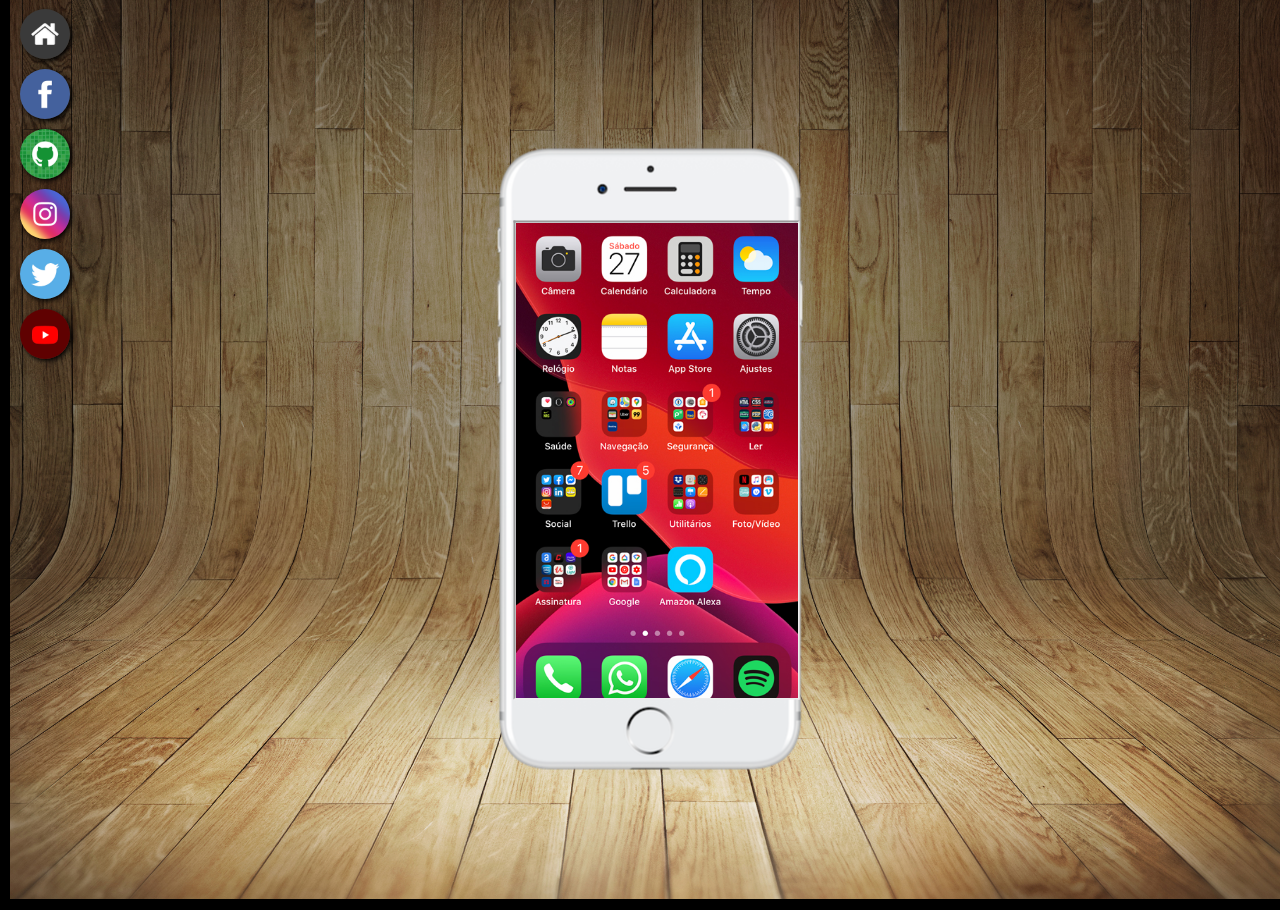
<file: index.html>
<!DOCTYPE html>
<html lang="pt">
<head>
    <meta charset="UTF-8">
    <meta name="viewport" content="width=device-width, initial-scale=1.0">
    <link rel="stylesheet" href="Style/style.css">
    <title>Social</title>
</head>
<body>
    <main>
        <section id="fone">
            <iframe src="HTML/home.html" frameborder="1" name="tela" id="tela" title="Descrição do conteúdo">O seu navegador nao e compativel</iframe>
        </section>
        <section >
            <a href="HTML/home.html" target="tela"><img src="imagens/logo-home.jpg" alt="Tela Inicial" class="menu"></a>

            <a href="HTML/facebook.html" target="tela"><img src="imagens/logo-facebook.jpg" alt="Facebook" class="menu"></a>

            <a href="HTML/github.html" target="tela"><img src="imagens/logo-github.jpg" alt="GitHub" class="menu"></a>

            <a href="HTML/instagram.html" target="tela"><img src="imagens/logo-instagram.jpg" alt="Instagram" class="menu"></a>

            <a href="HTML/twitter.html" target="tela"><img src="imagens/logo-twitter.jpg" alt="Twitter" class="menu"></a>

            <a href="HTML/youtube.html" target="tela"><img src="imagens/logo-youtube.jpg" alt="Youtube" class="menu"></a>
        </section>
    </main>

    
</body>
</html>
</file>
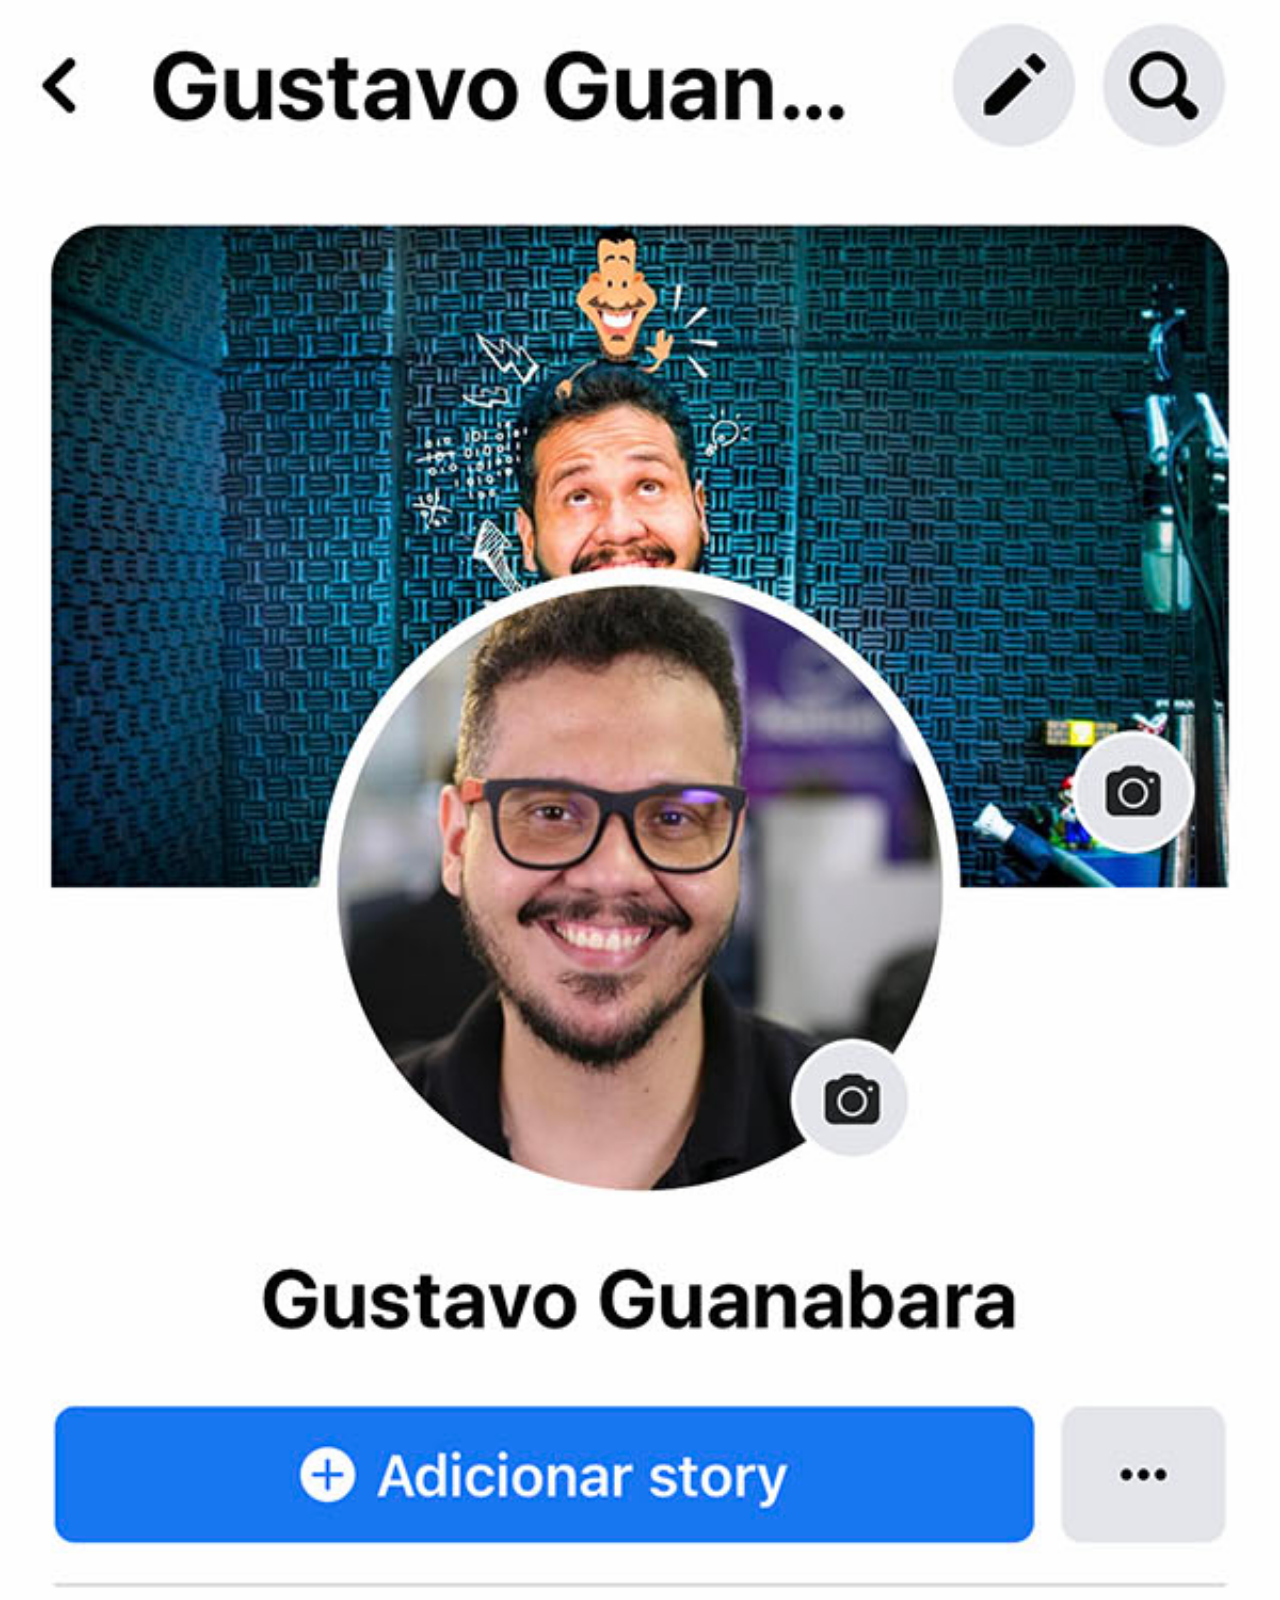
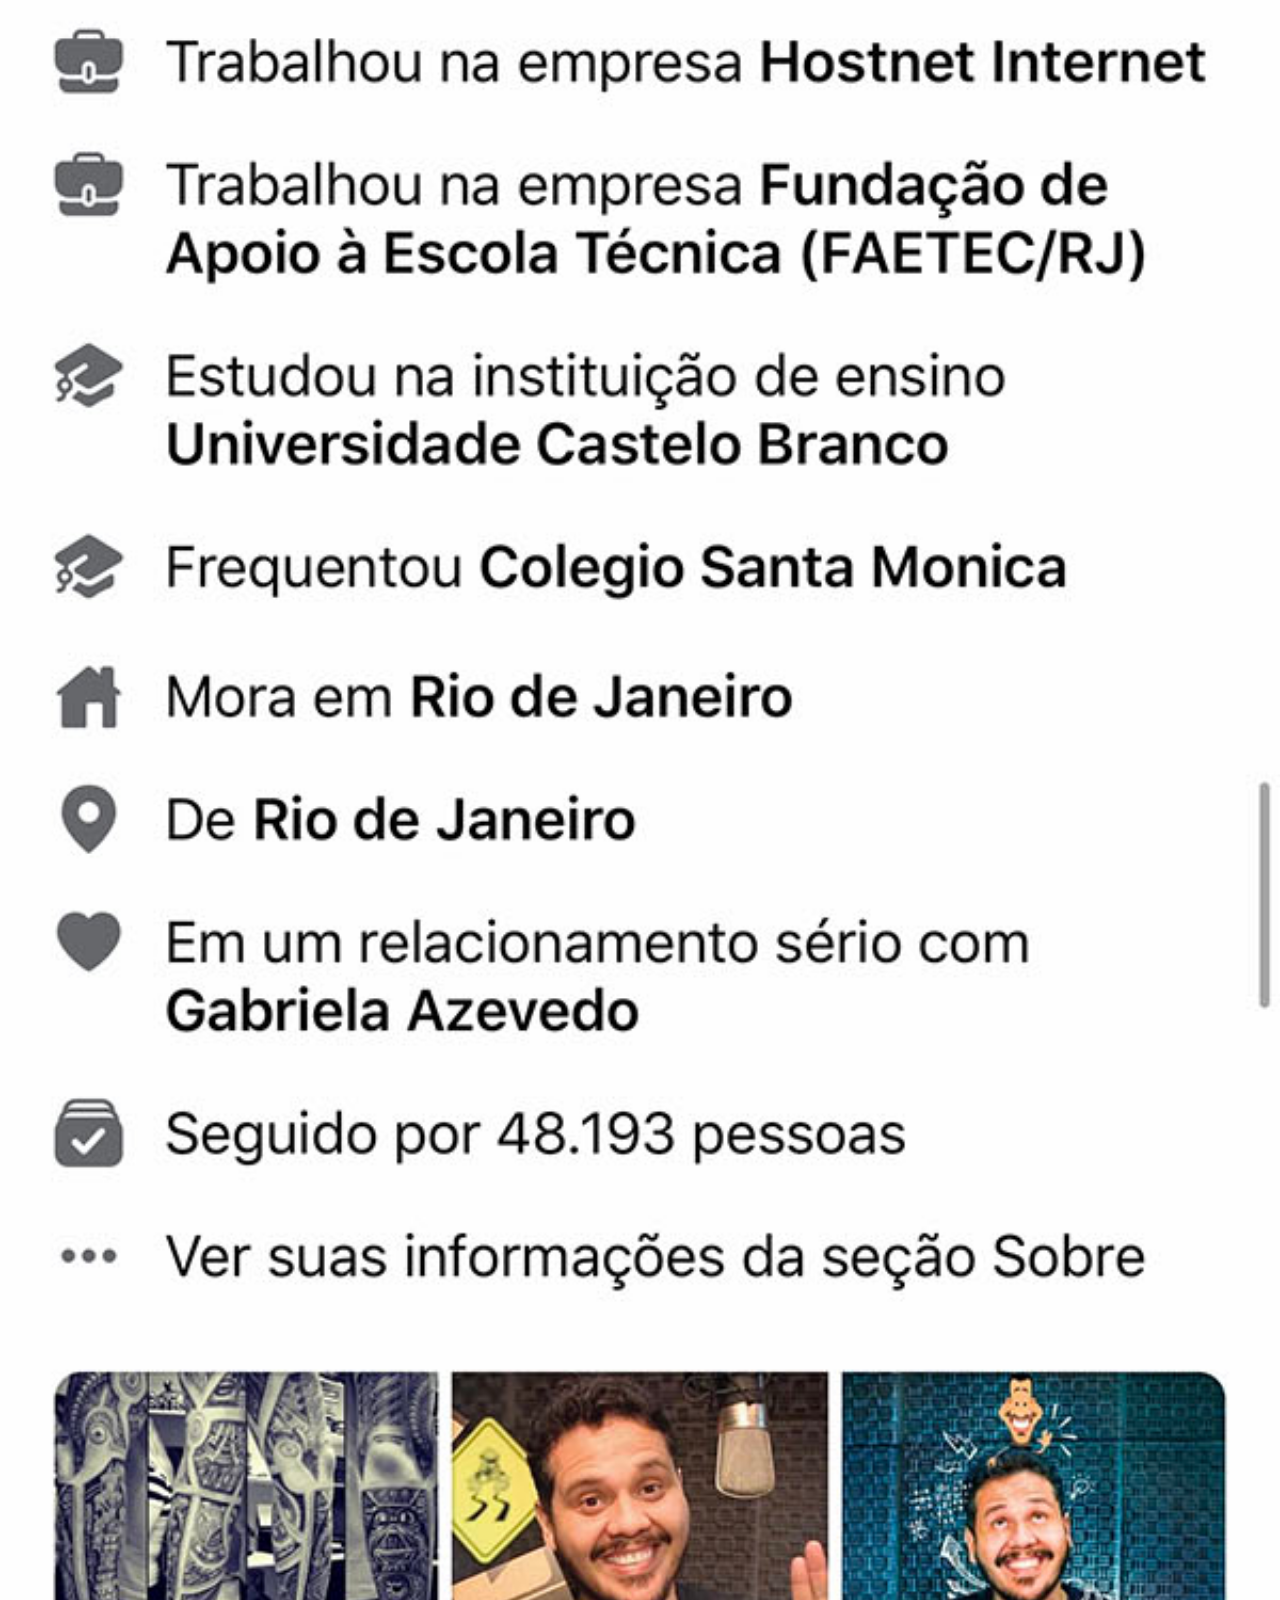
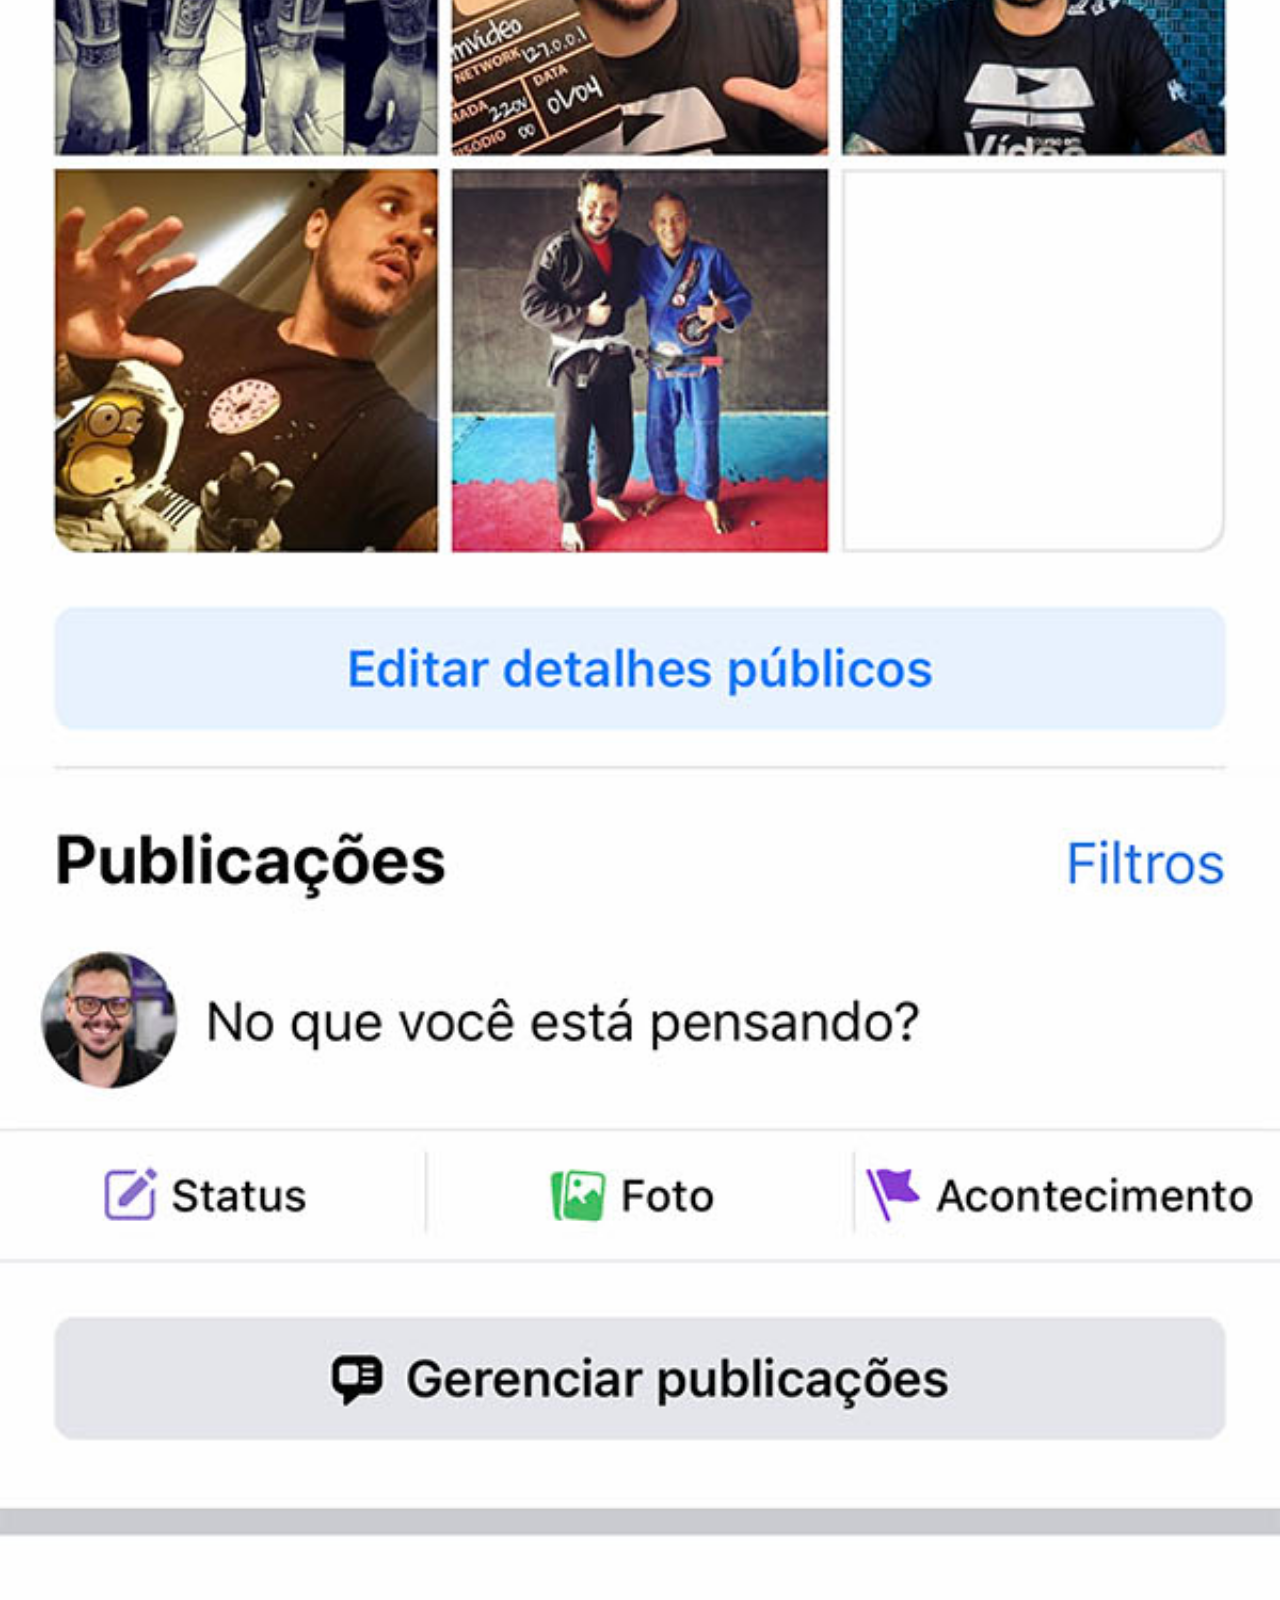
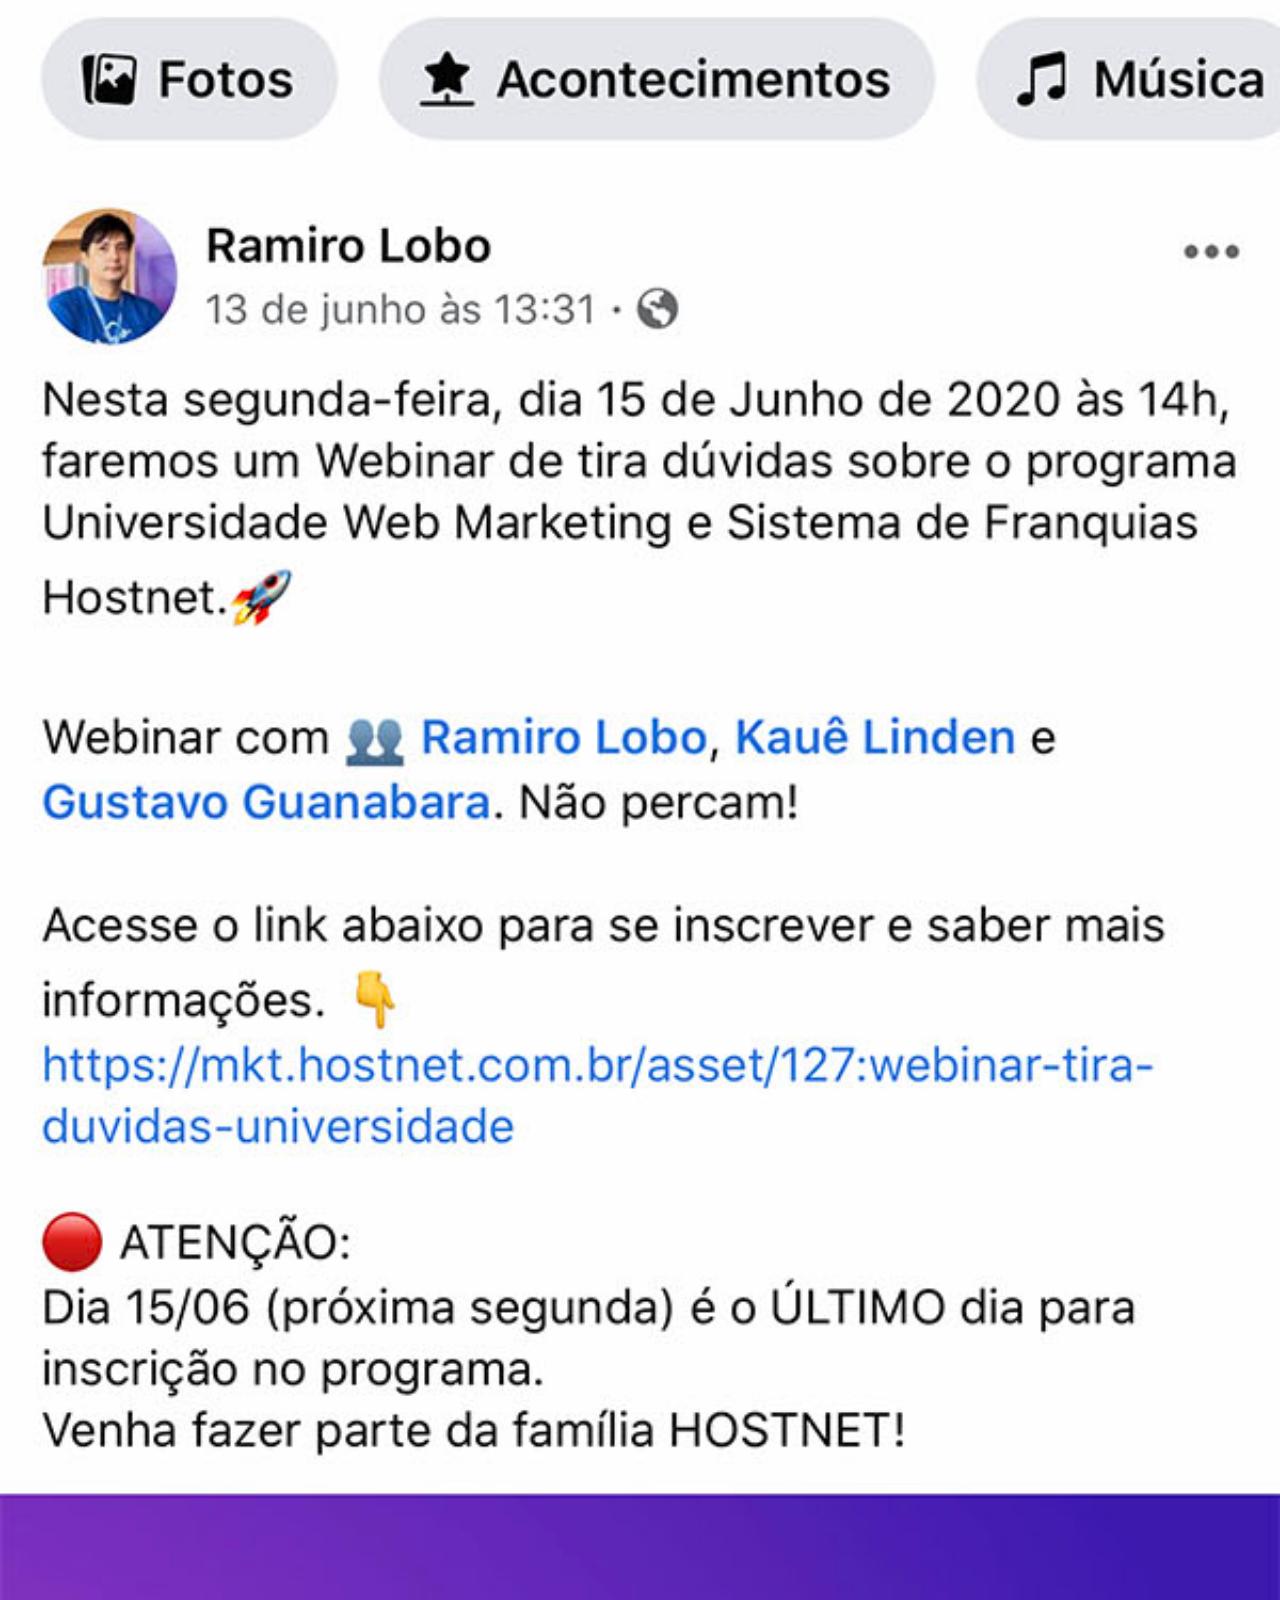
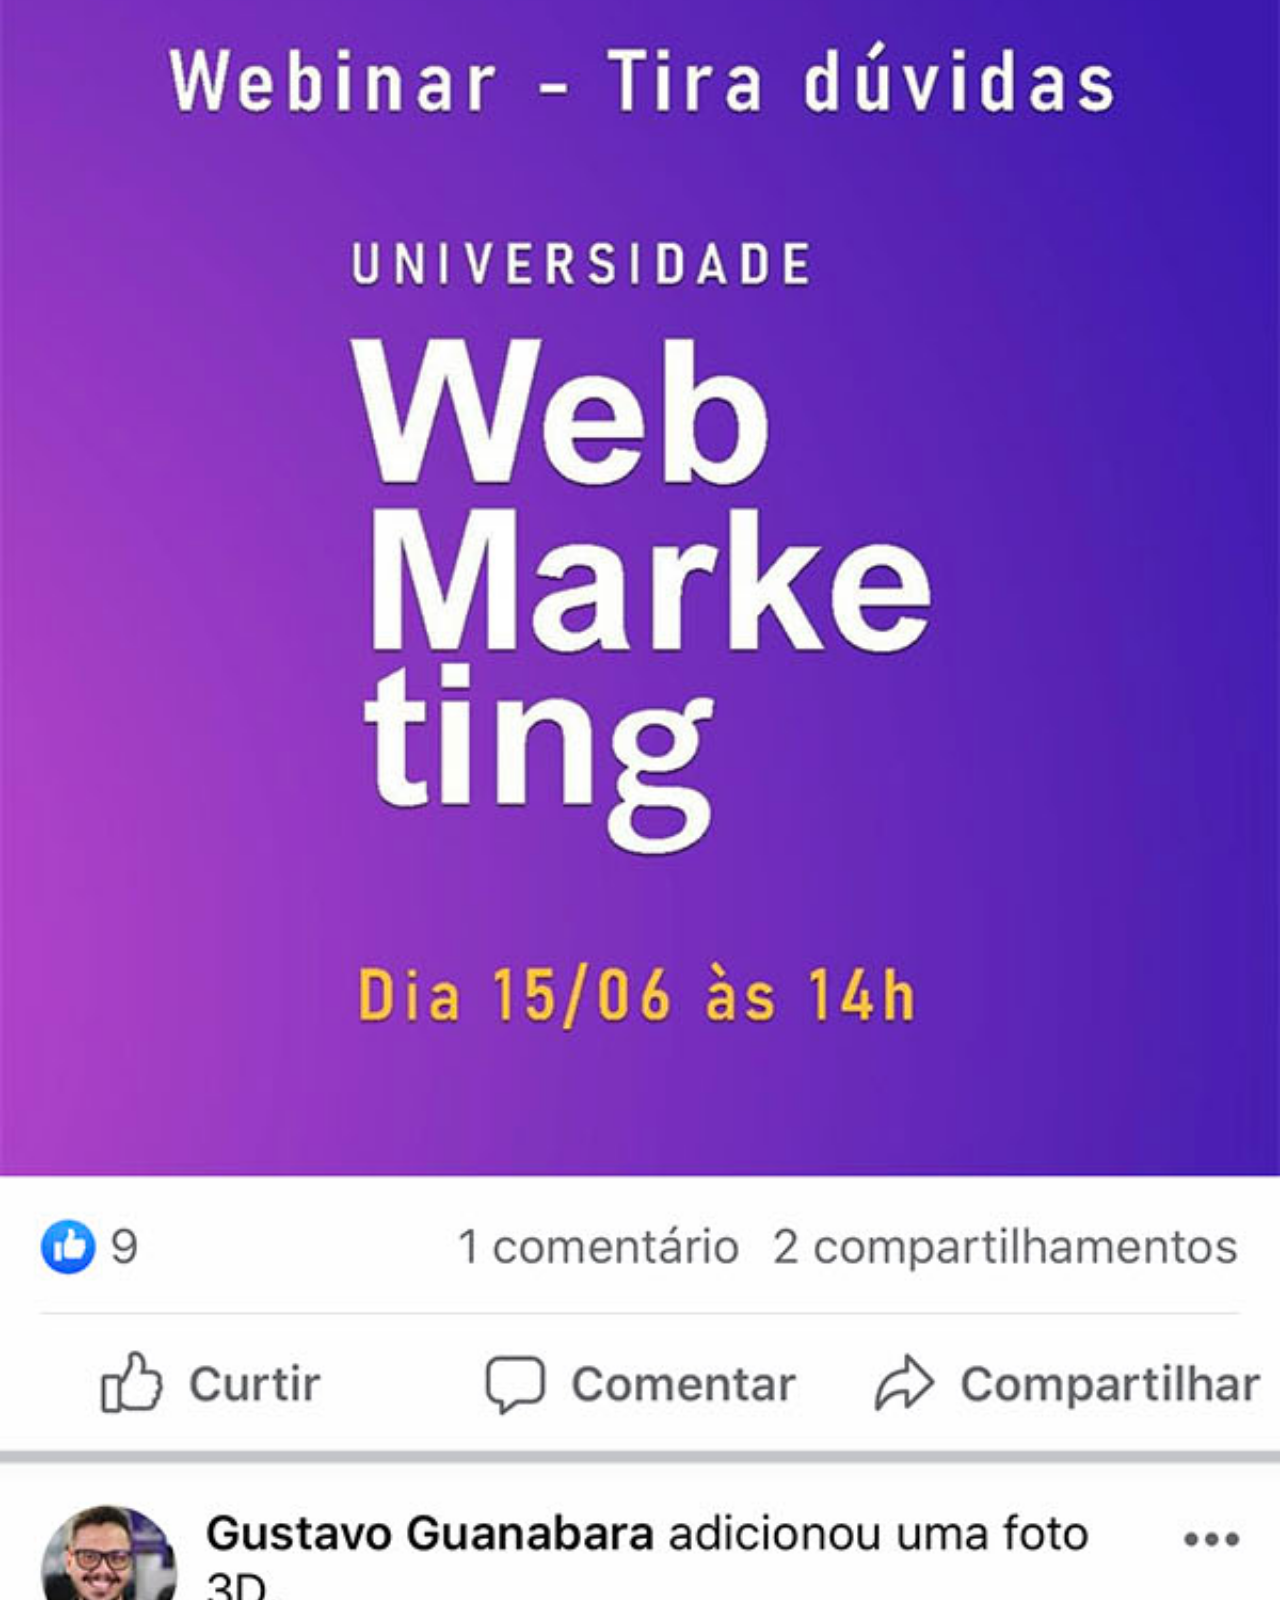
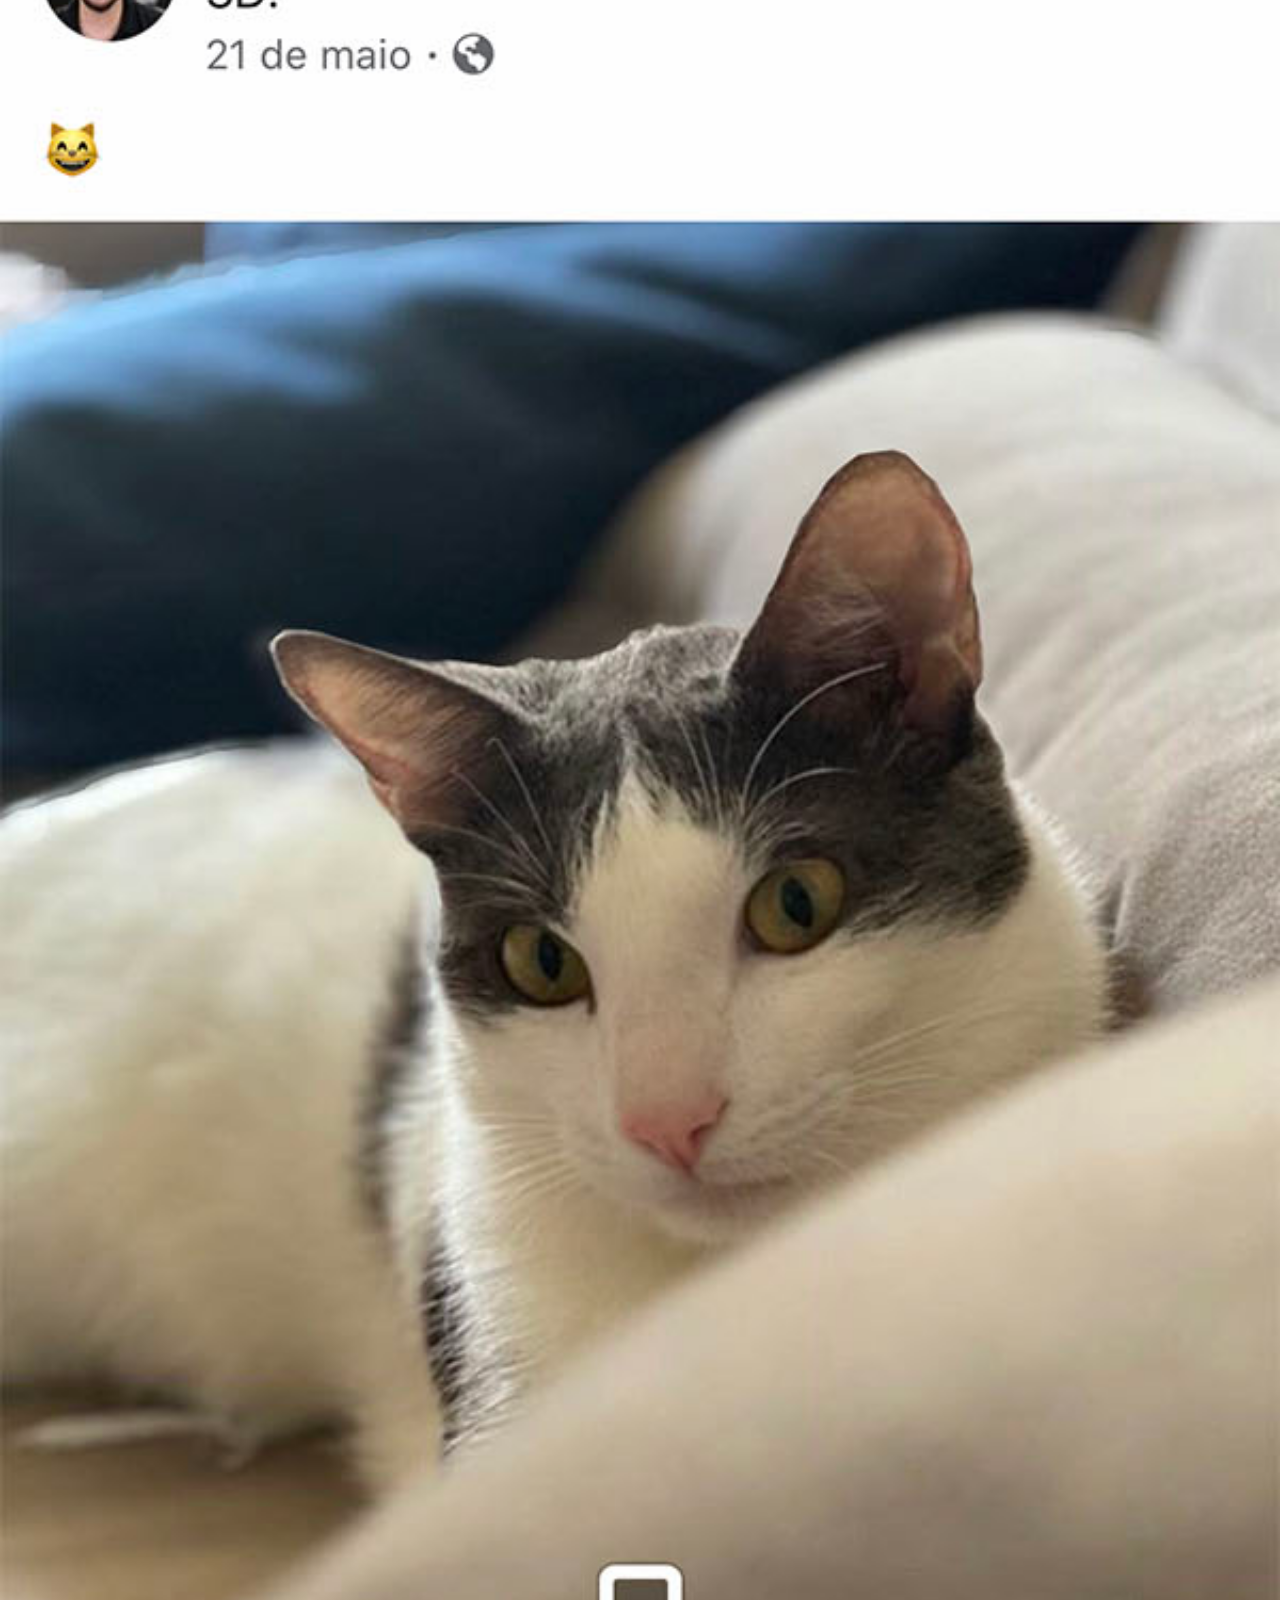
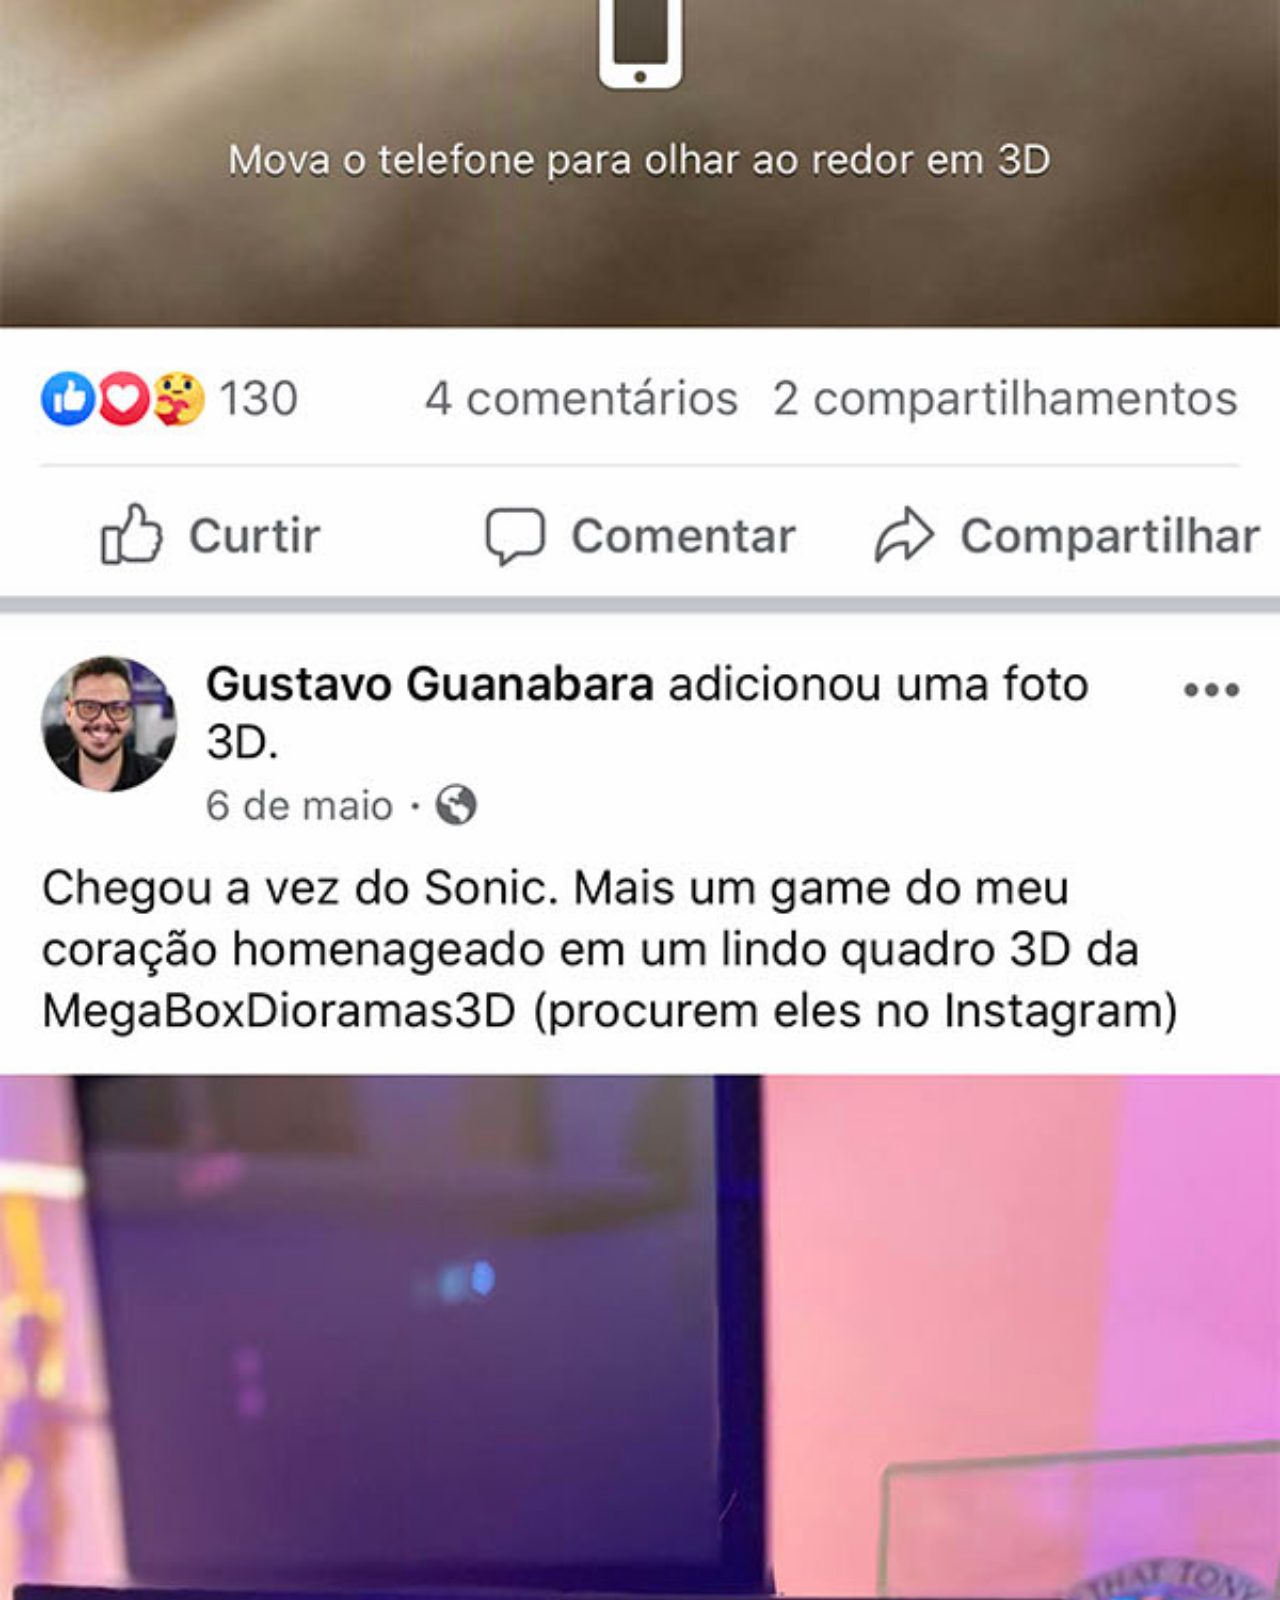
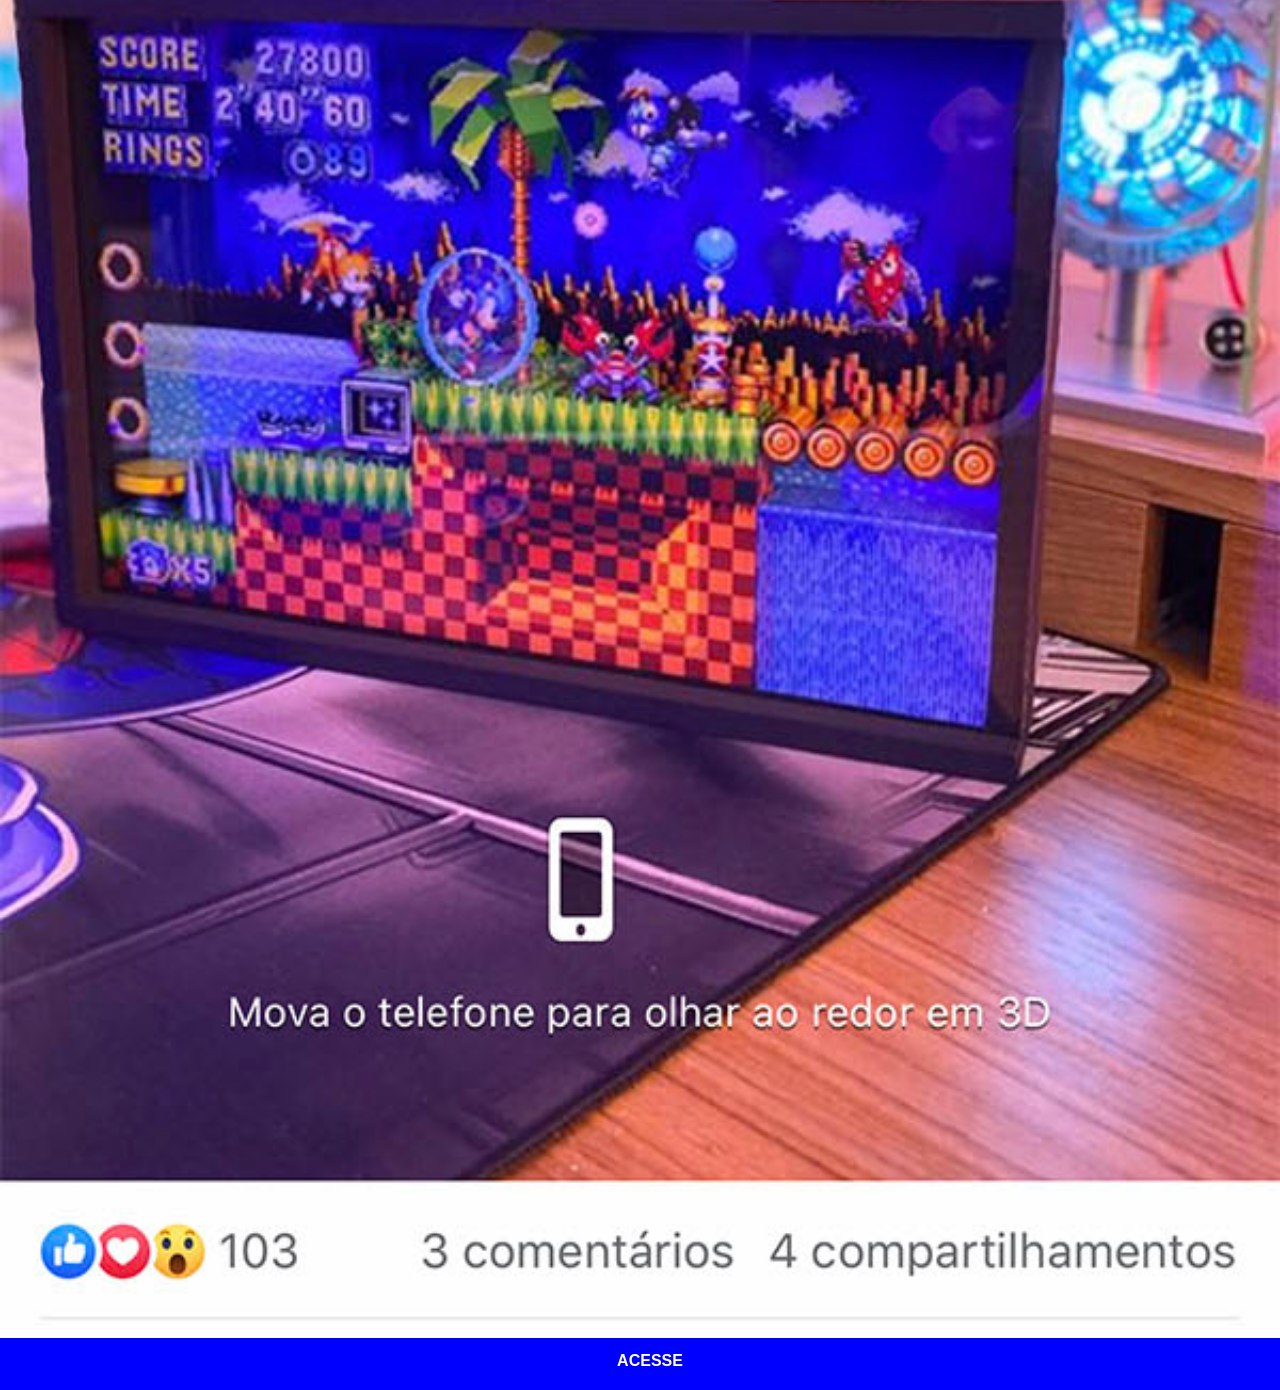
<file: HTML/facebook.html>
<!DOCTYPE html>
<html lang="pt">
<head>
    <meta charset="UTF-8">
    <meta name="viewport" content="width=device-width, initial-scale=1.0">
    <style>
        *{
            margin: 0px;
            padding: 0px;
        }
        ::-webkit-scrollbar{
            width: o;
            height: 0;
        }
        img
        {
            width: 100vw;
        }
        a{
            display: block;
            padding: 20px;
            color: white;
            background-color: blue;
            width: 100vw;
            margin: -10px;
            text-align: center;
            font-weight: bold;
            text-decoration: none;
            font-family: 'Lucida Sans', 'Lucida Sans Regular', 'Lucida Grande', 'Lucida Sans Unicode', Geneva, Verdana, sans-serif;
        }
    </style>
    <title>Facebook</title>
</head>
<body>
    <img src="../imagens/tela-facebook.jpg" alt="Facebook">
    <a href="#" target="_blank" rel="external">ACESSE</a>
    
</body>
</html>
</file>
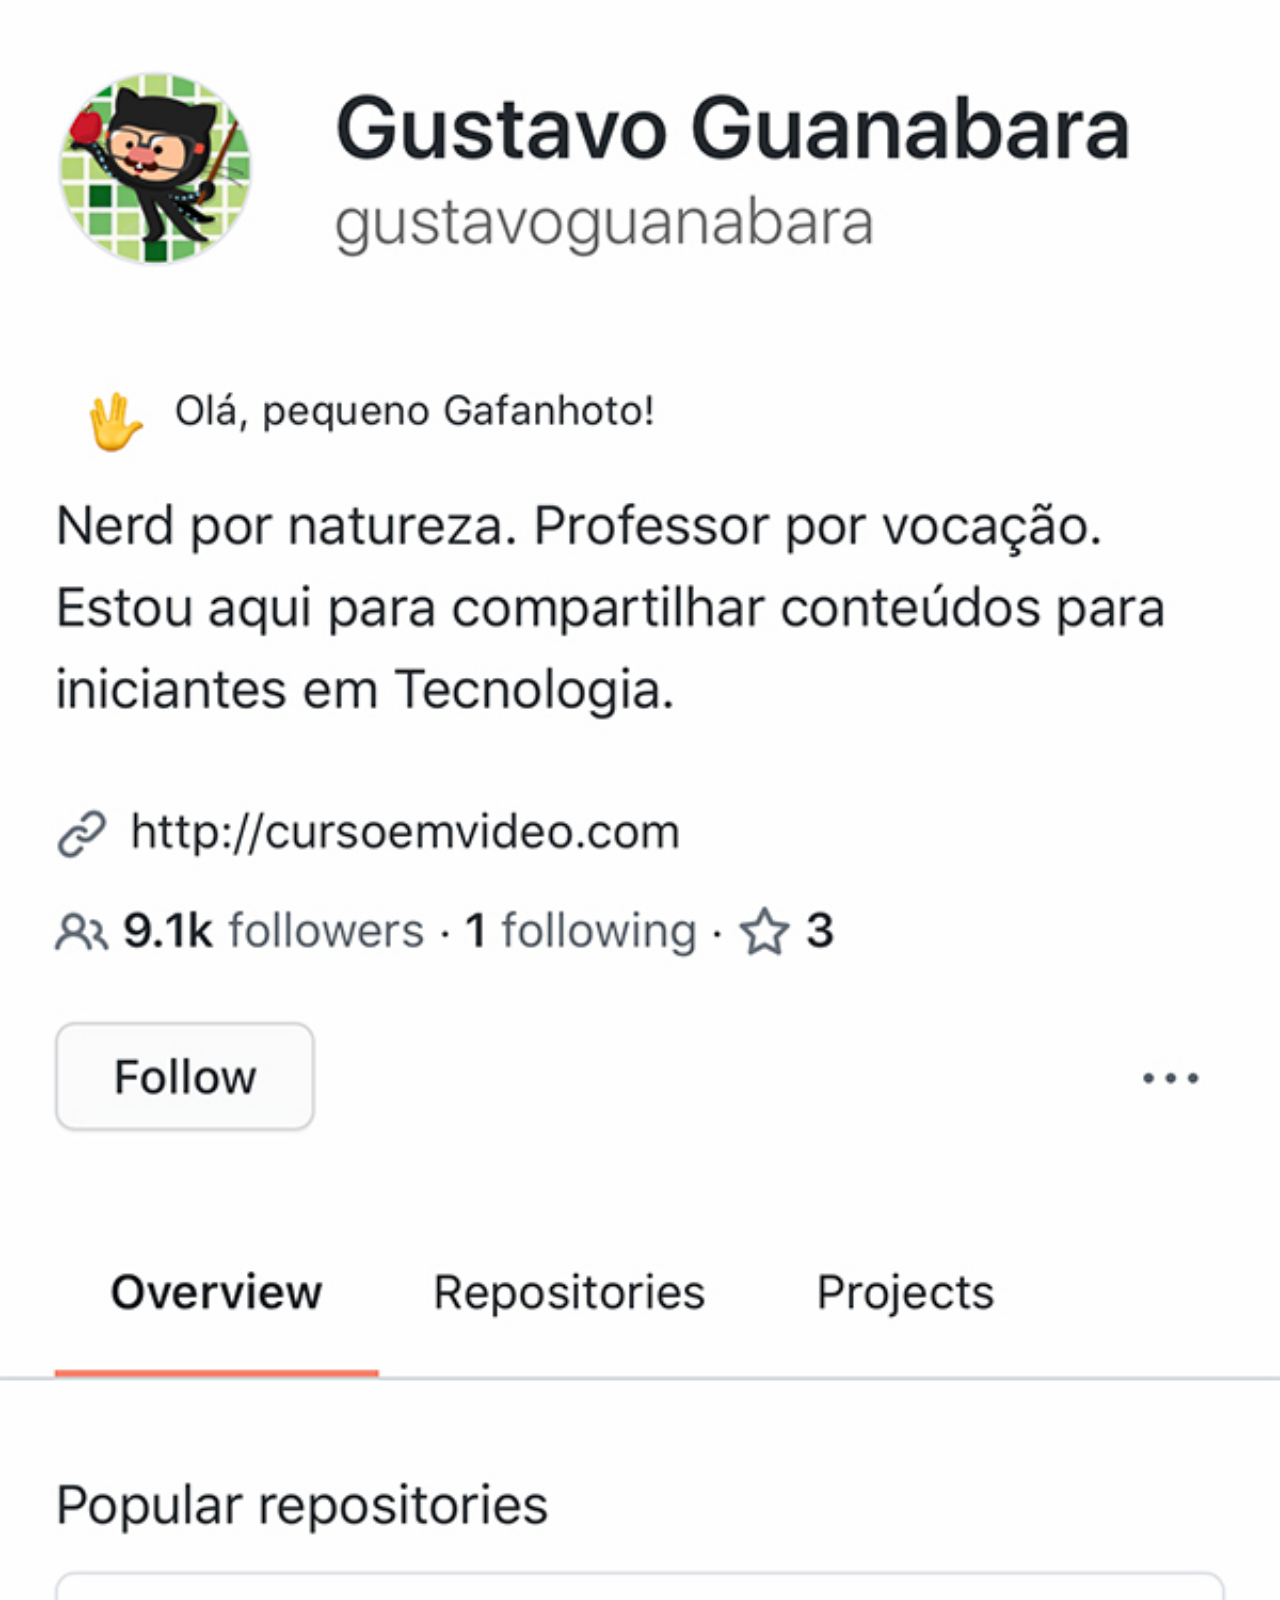
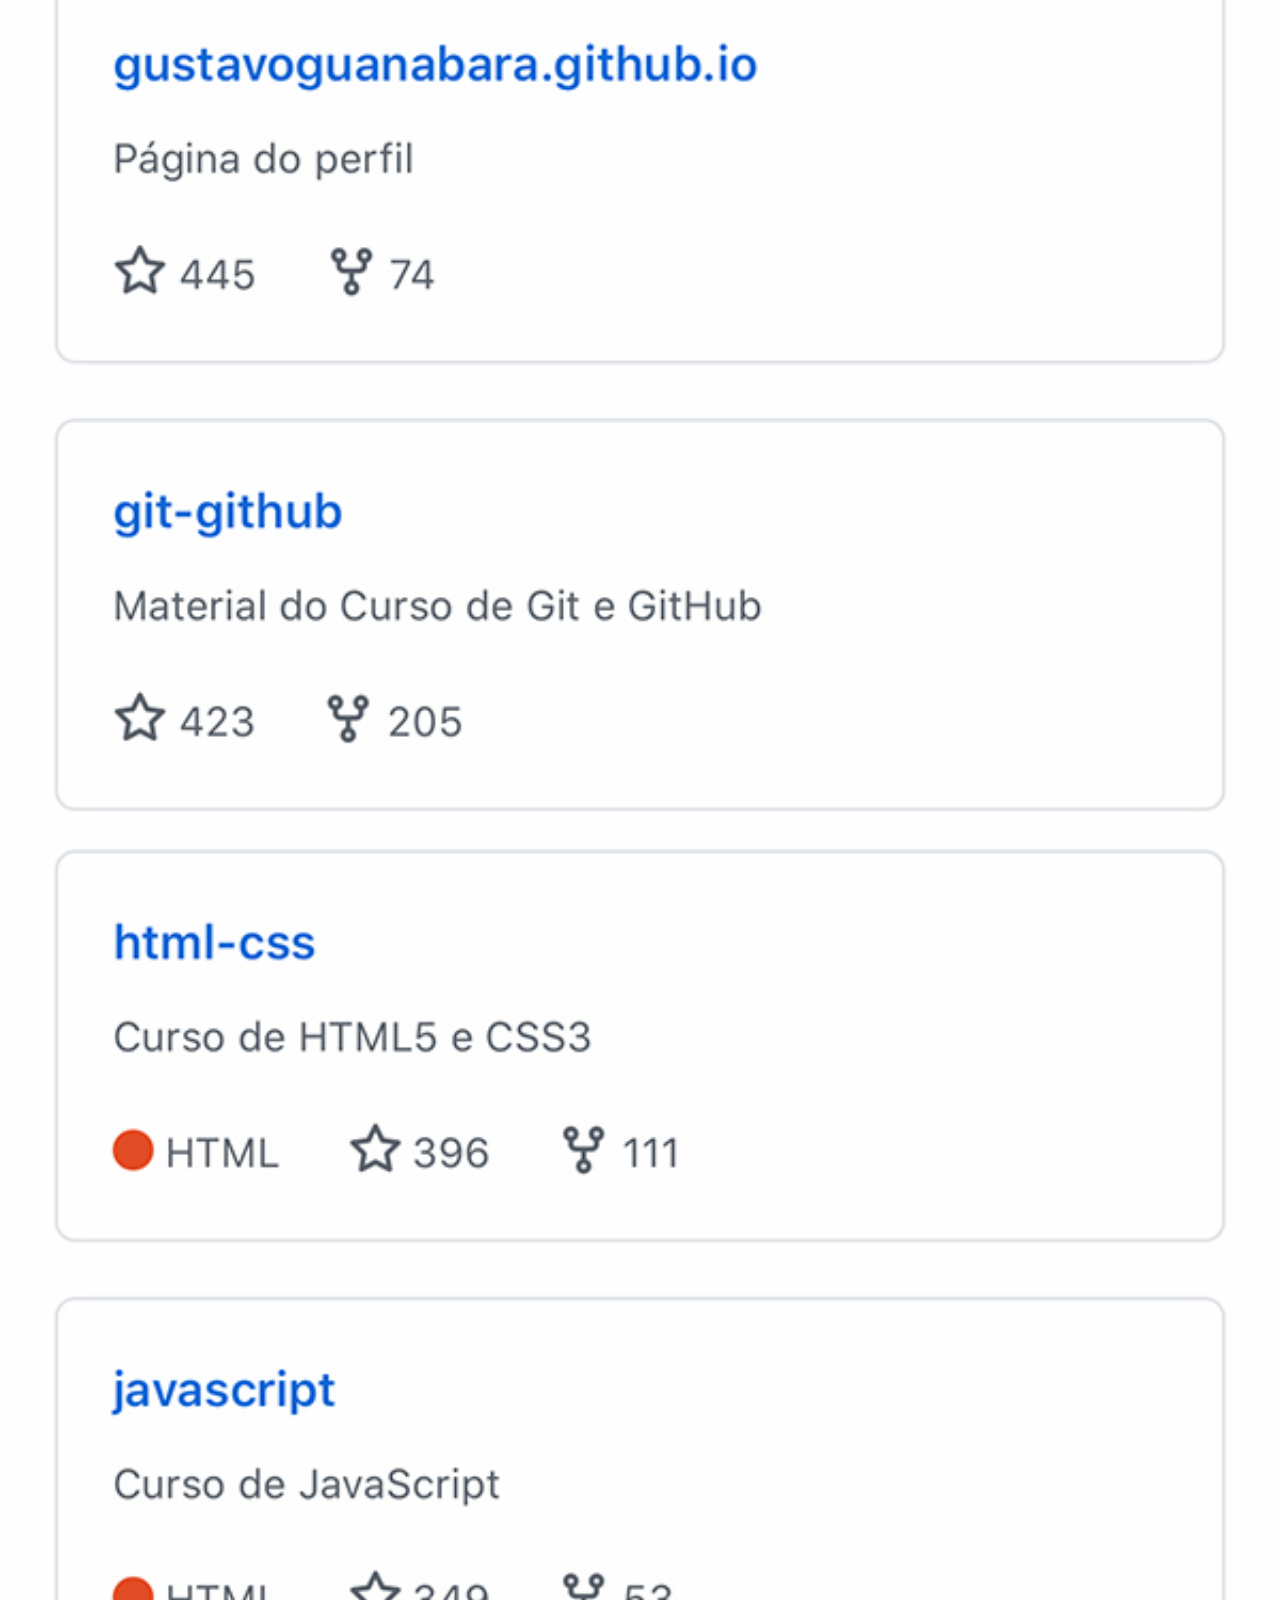
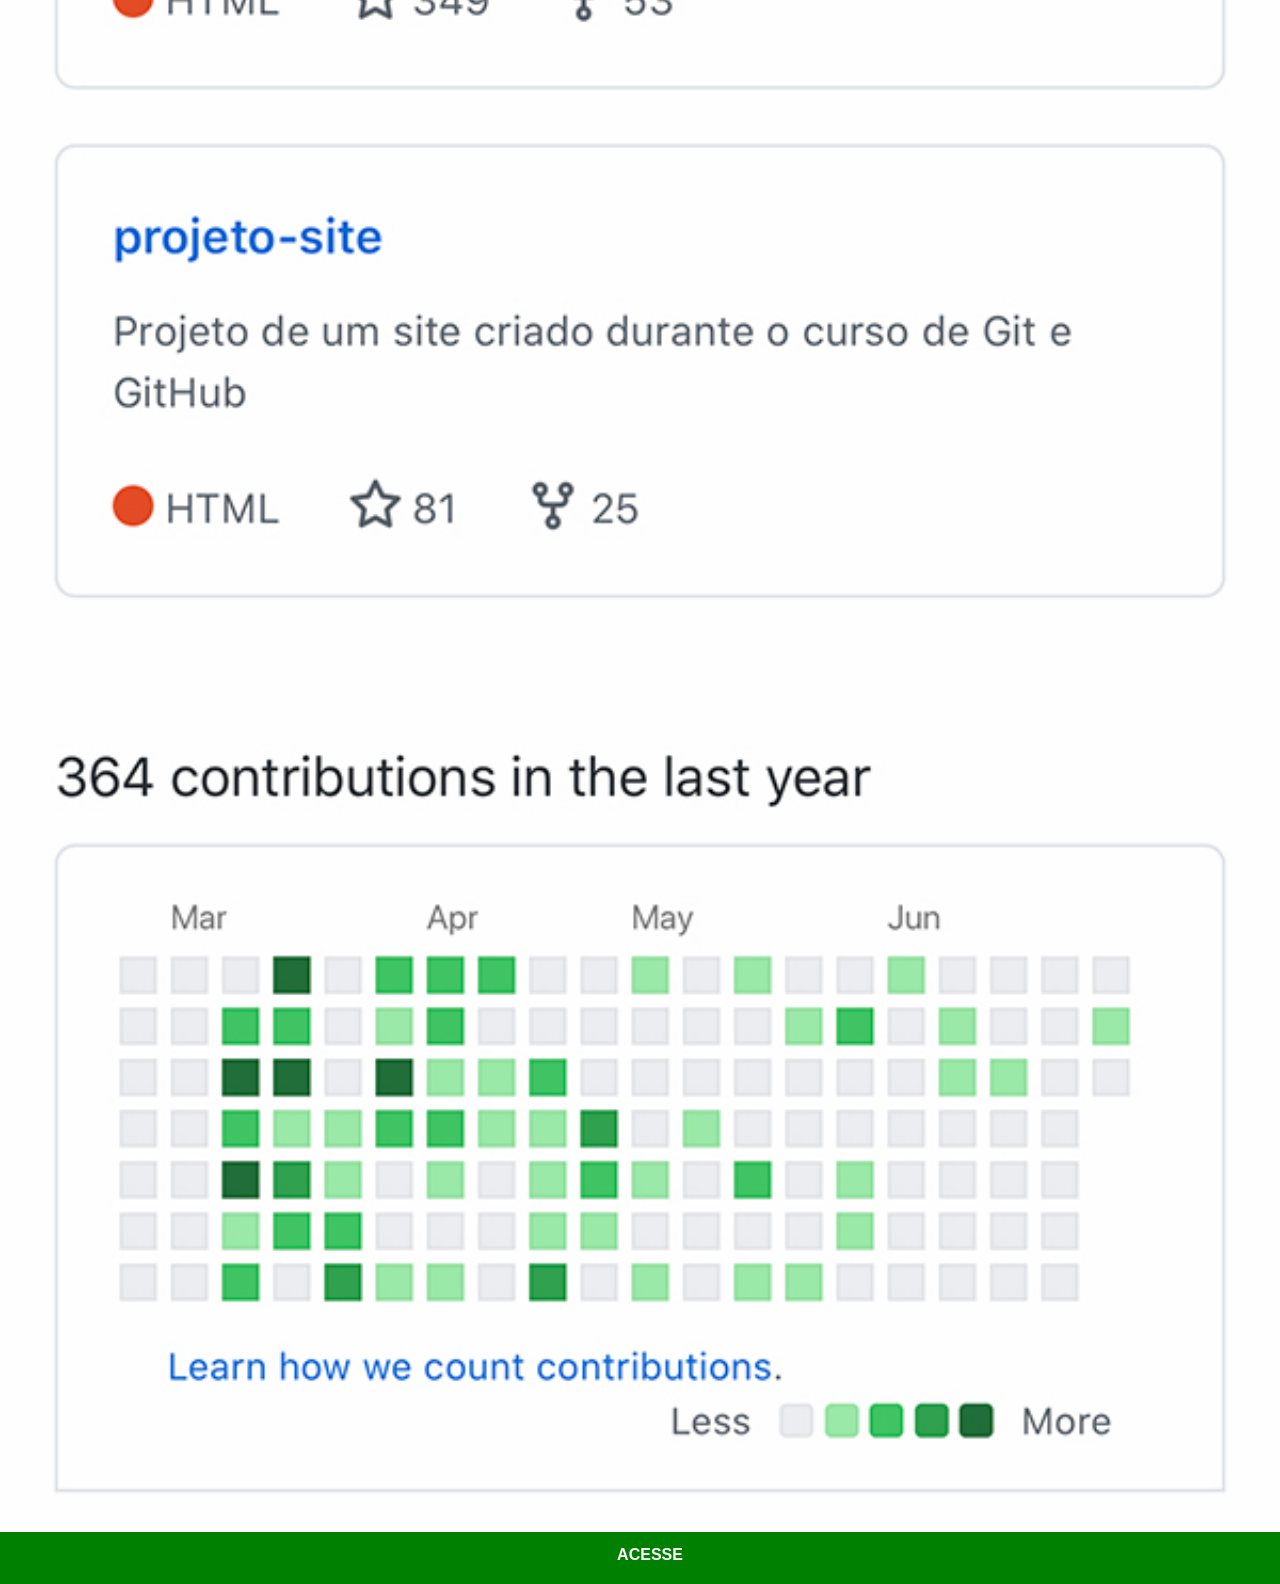
<file: HTML/github.html>
<!DOCTYPE html>
<html lang="pt">
<head>
    <meta charset="UTF-8">
    <meta name="viewport" content="width=device-width, initial-scale=1.0">
    <style>
        *{
            margin: 0px;
            padding: 0px;
        }
        ::-webkit-scrollbar{
            width: o;
            height: 0;
        }
        img
        {
            width: 100vw;
        }
        a{
            display: block;
            padding: 20px;
            color: white;
            background-color: green;
            width: 100vw;
            margin: -10px;
            text-align: center;
            font-weight: bold;
            text-decoration: none;
            font-family: 'Lucida Sans', 'Lucida Sans Regular', 'Lucida Grande', 'Lucida Sans Unicode', Geneva, Verdana, sans-serif;
        }
    </style>
    <title>Github</title>
</head>
<body>
    <img src="../imagens/tela-github.jpg" alt="GitHub">
    <a href="#" target="_blank" rel="external">ACESSE</a>
    
</body>
</html>
</file>
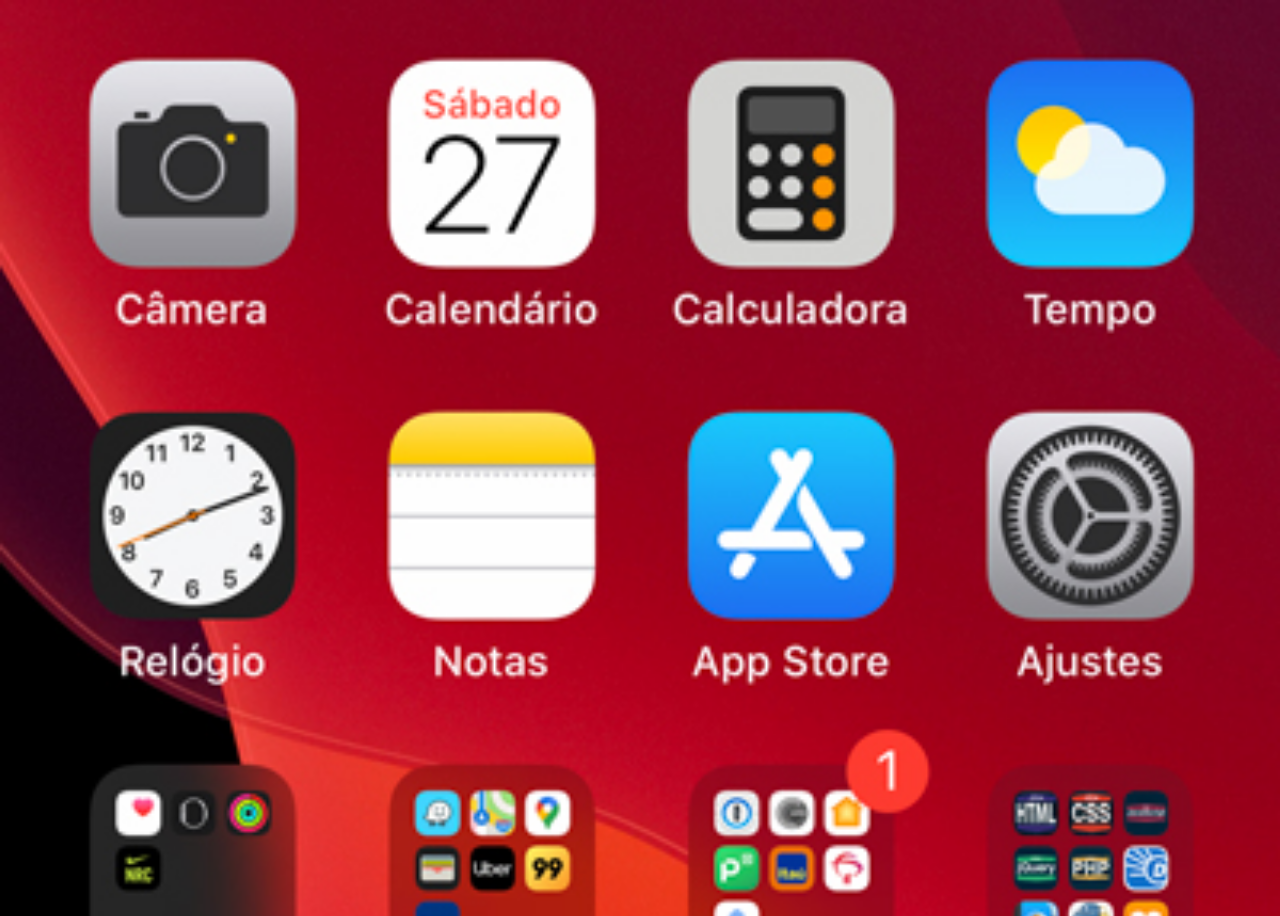
<file: HTML/home.html>
<!DOCTYPE html>
<html lang="en">
<head>
    <meta charset="UTF-8">
    <meta name="viewport" content="width=device-width, initial-scale=1.0">
    <title>Home</title>
    <style>
        *{
            margin: 0 px;
            padding: 0px;
        }
        ::-webkit-scrollbar{
            width: o;
            height: 0;
        }
        body
        {
            width: 100vw;
            height: 100vh;
            background: black url("../imagens/tela-home.jpg") no-repeat top center;
            background-size: cover;
        }
    </style>
</head>
<body>
    
</body>
</html>
</file>
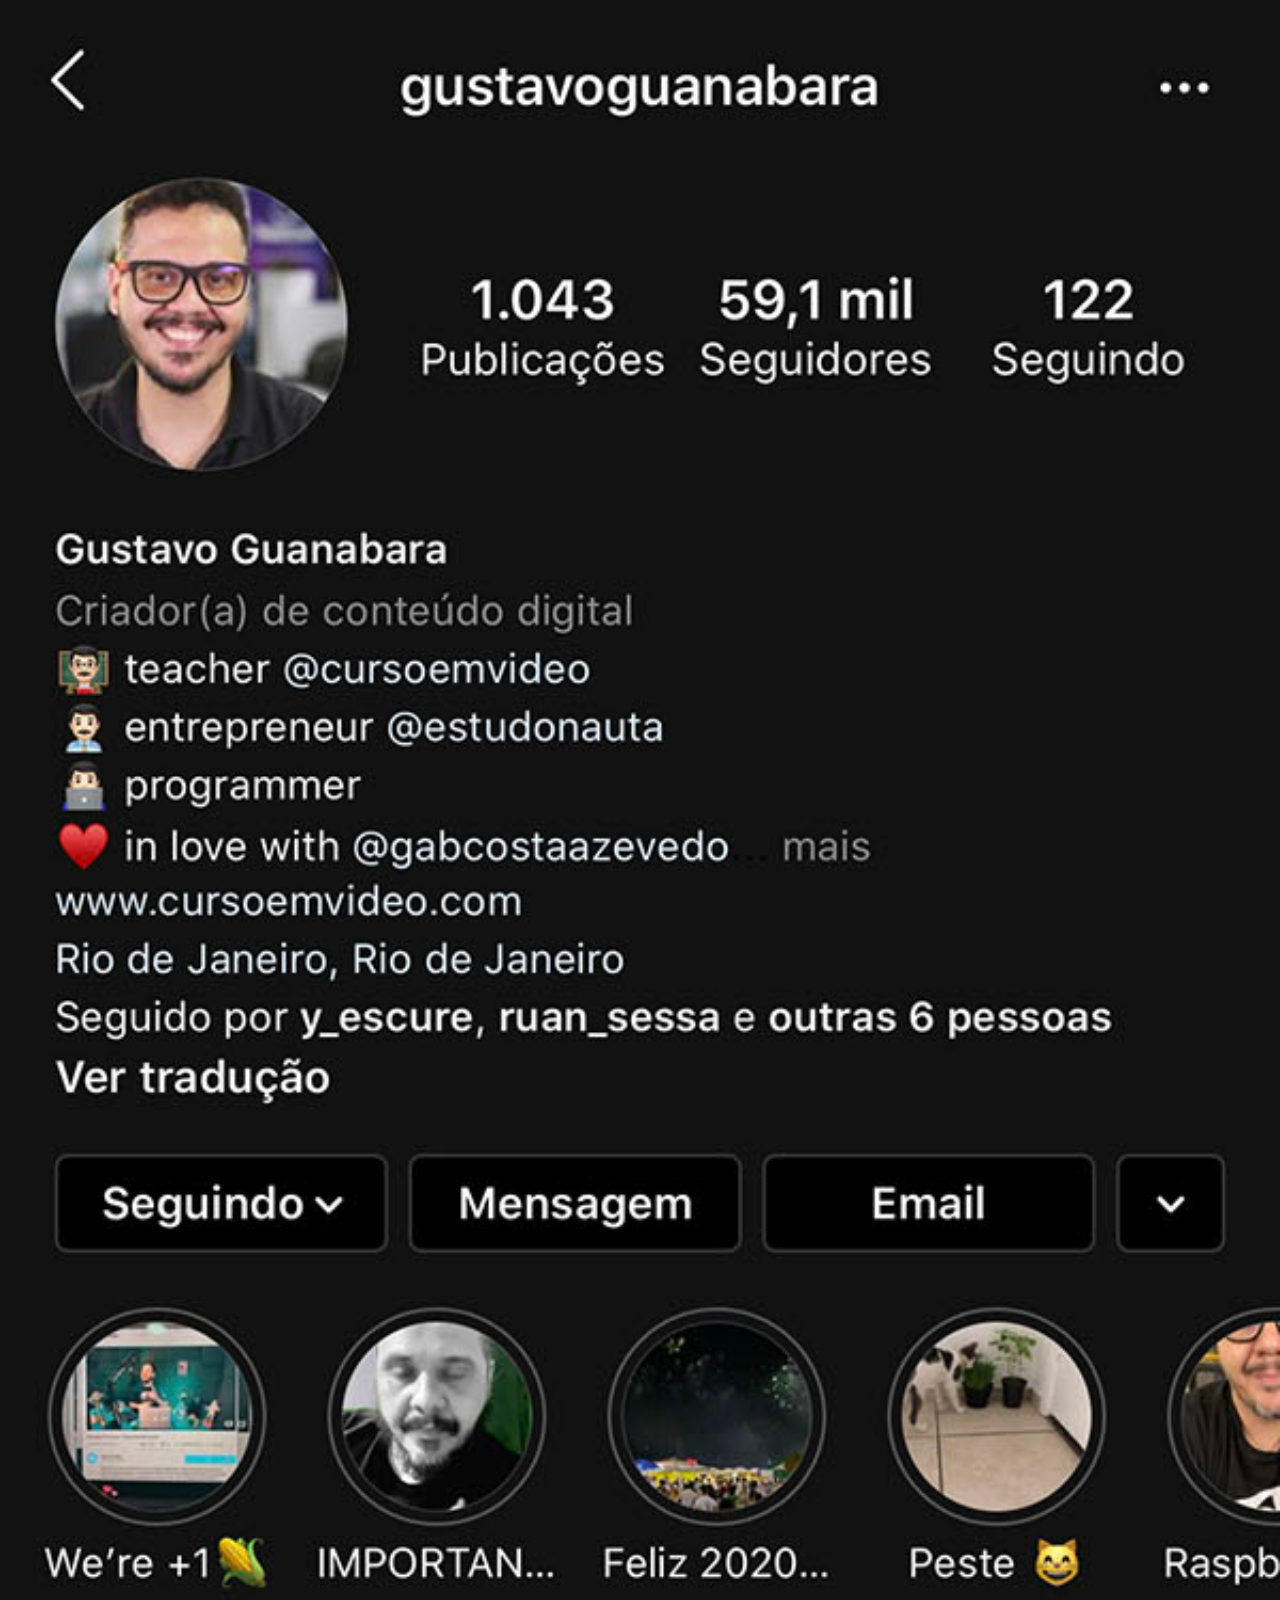
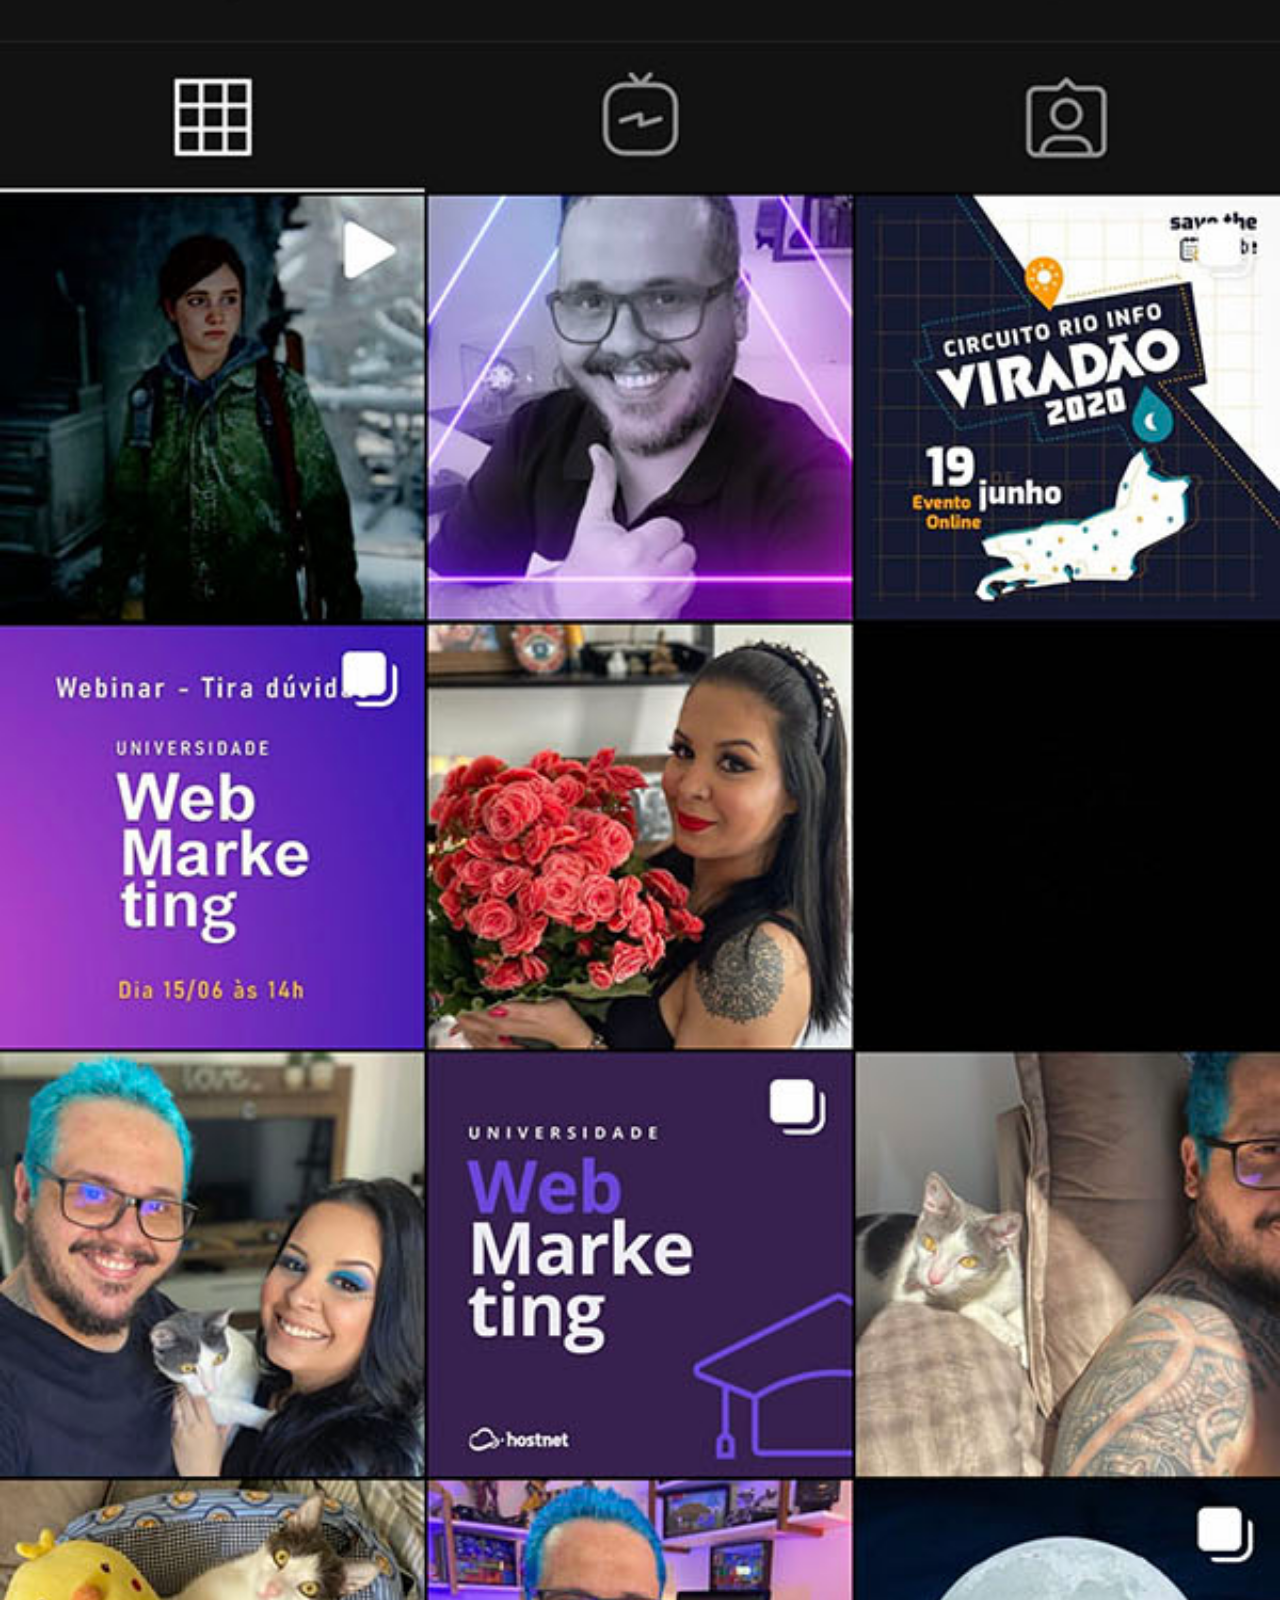
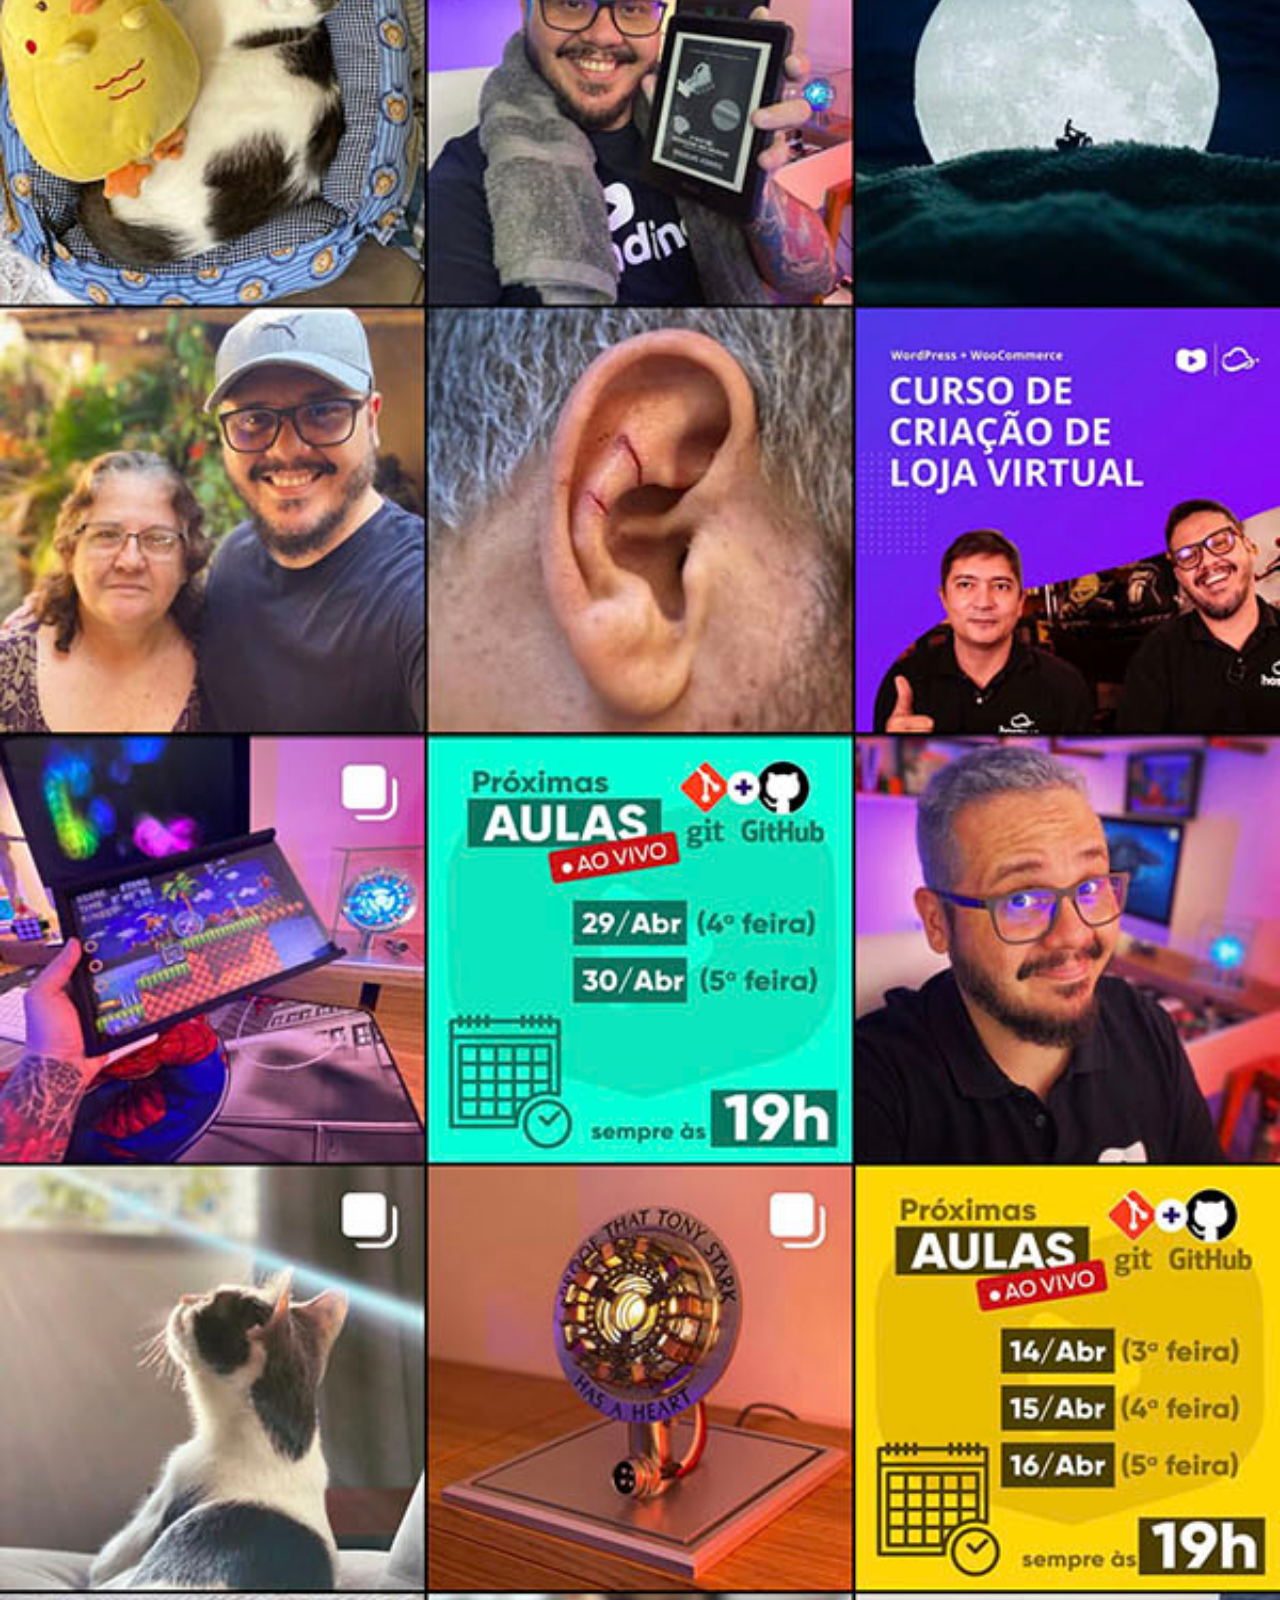
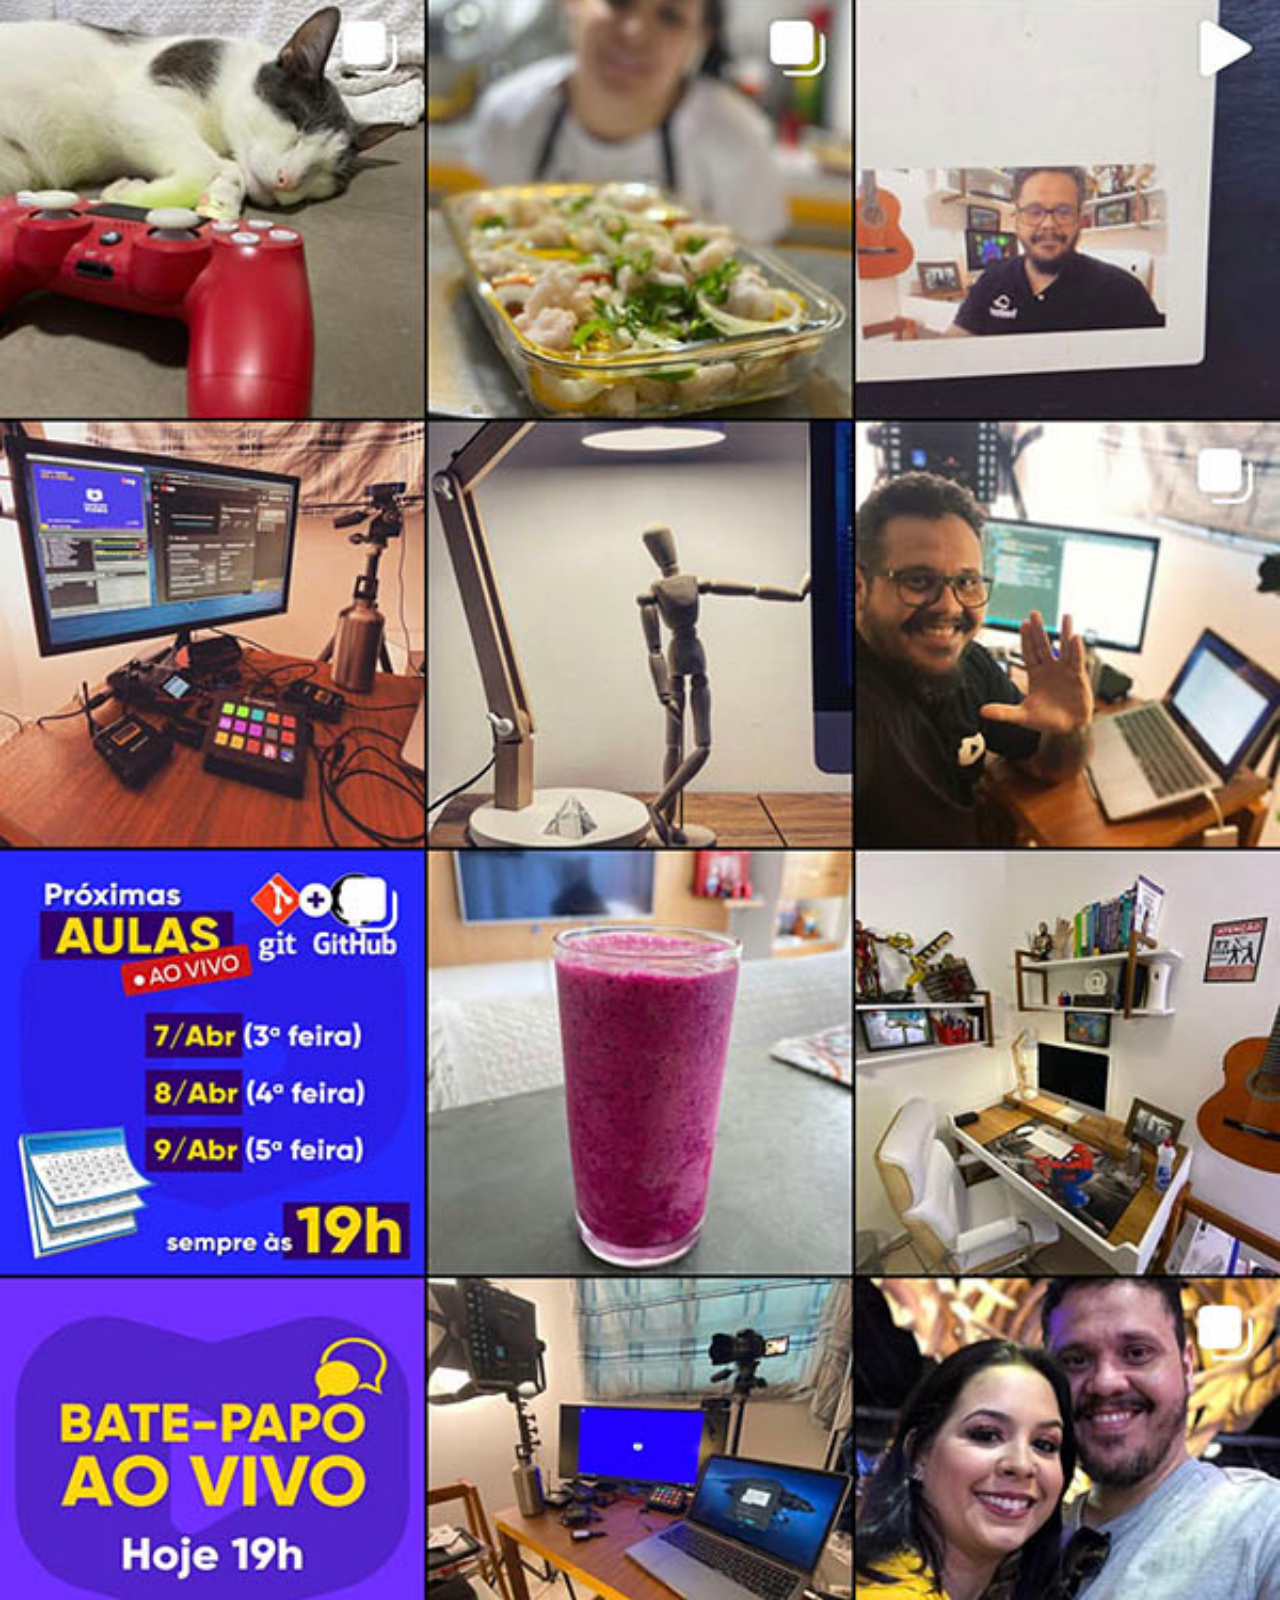
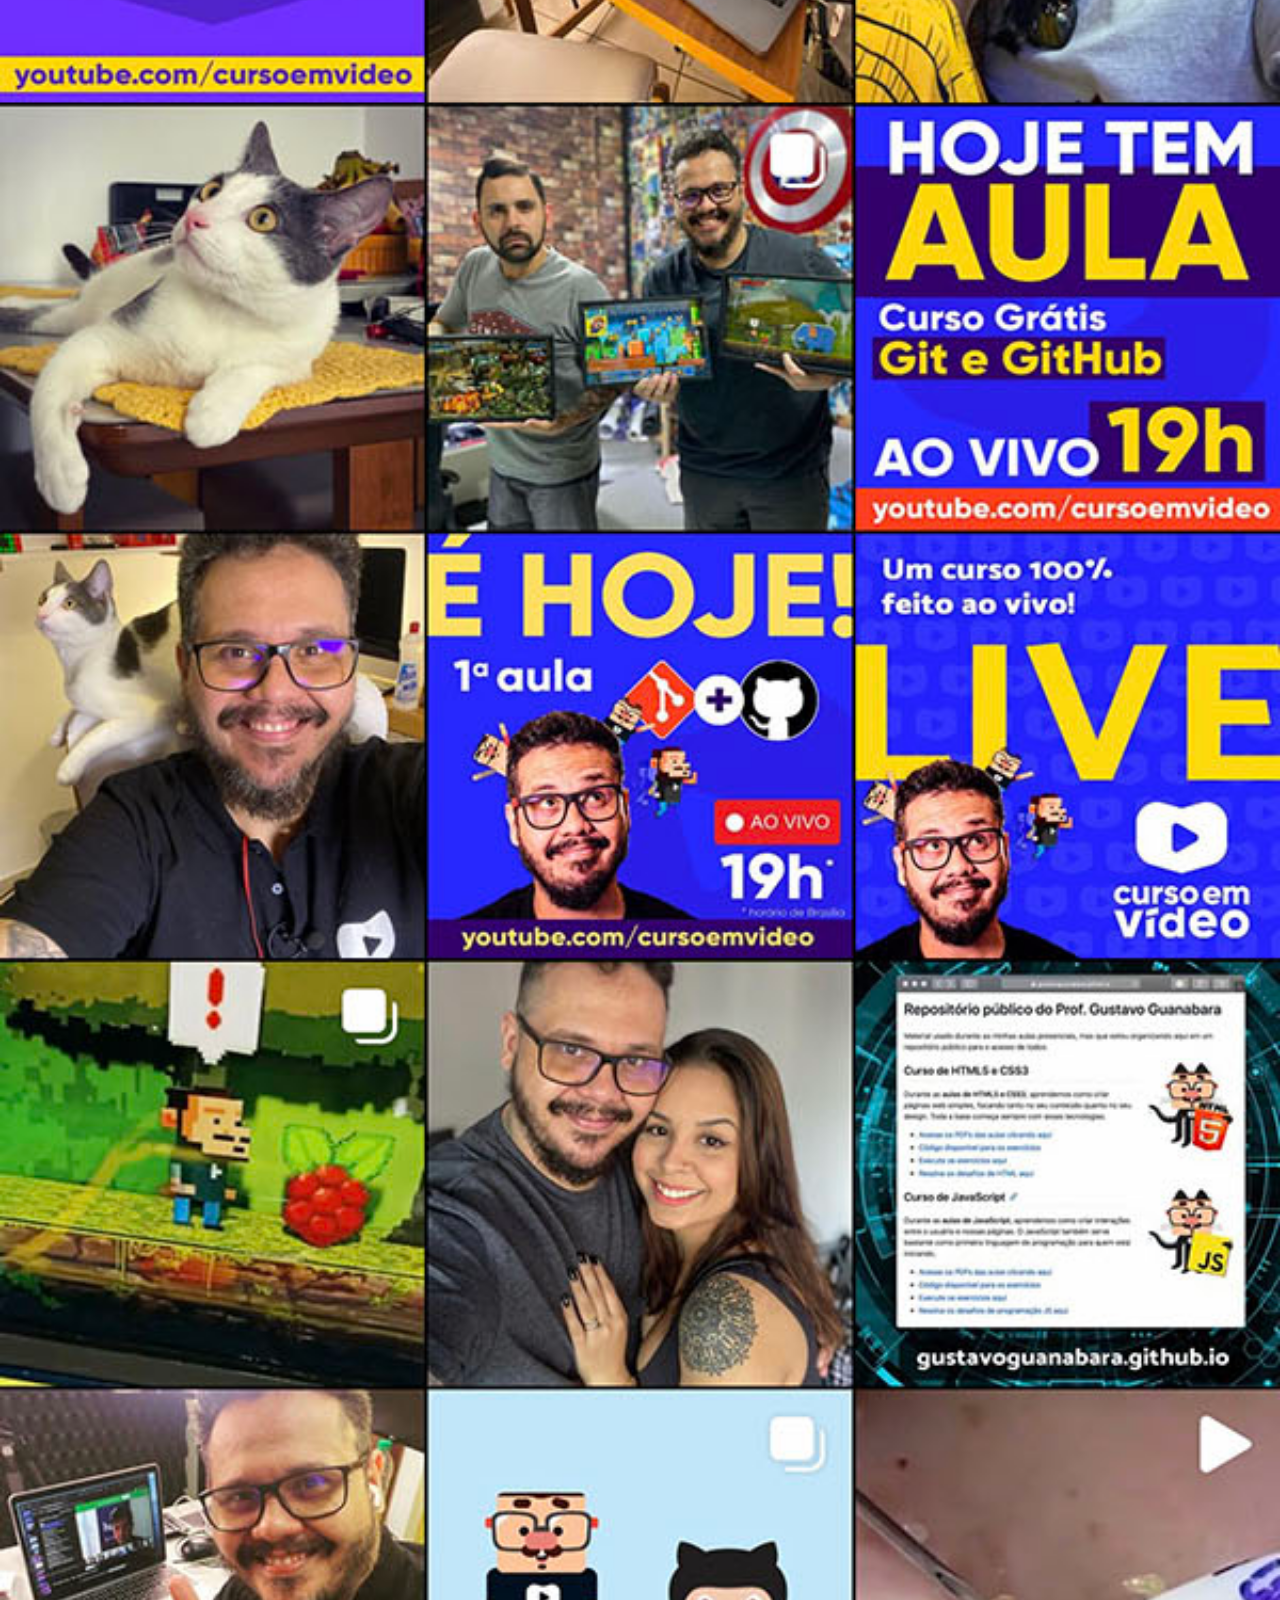
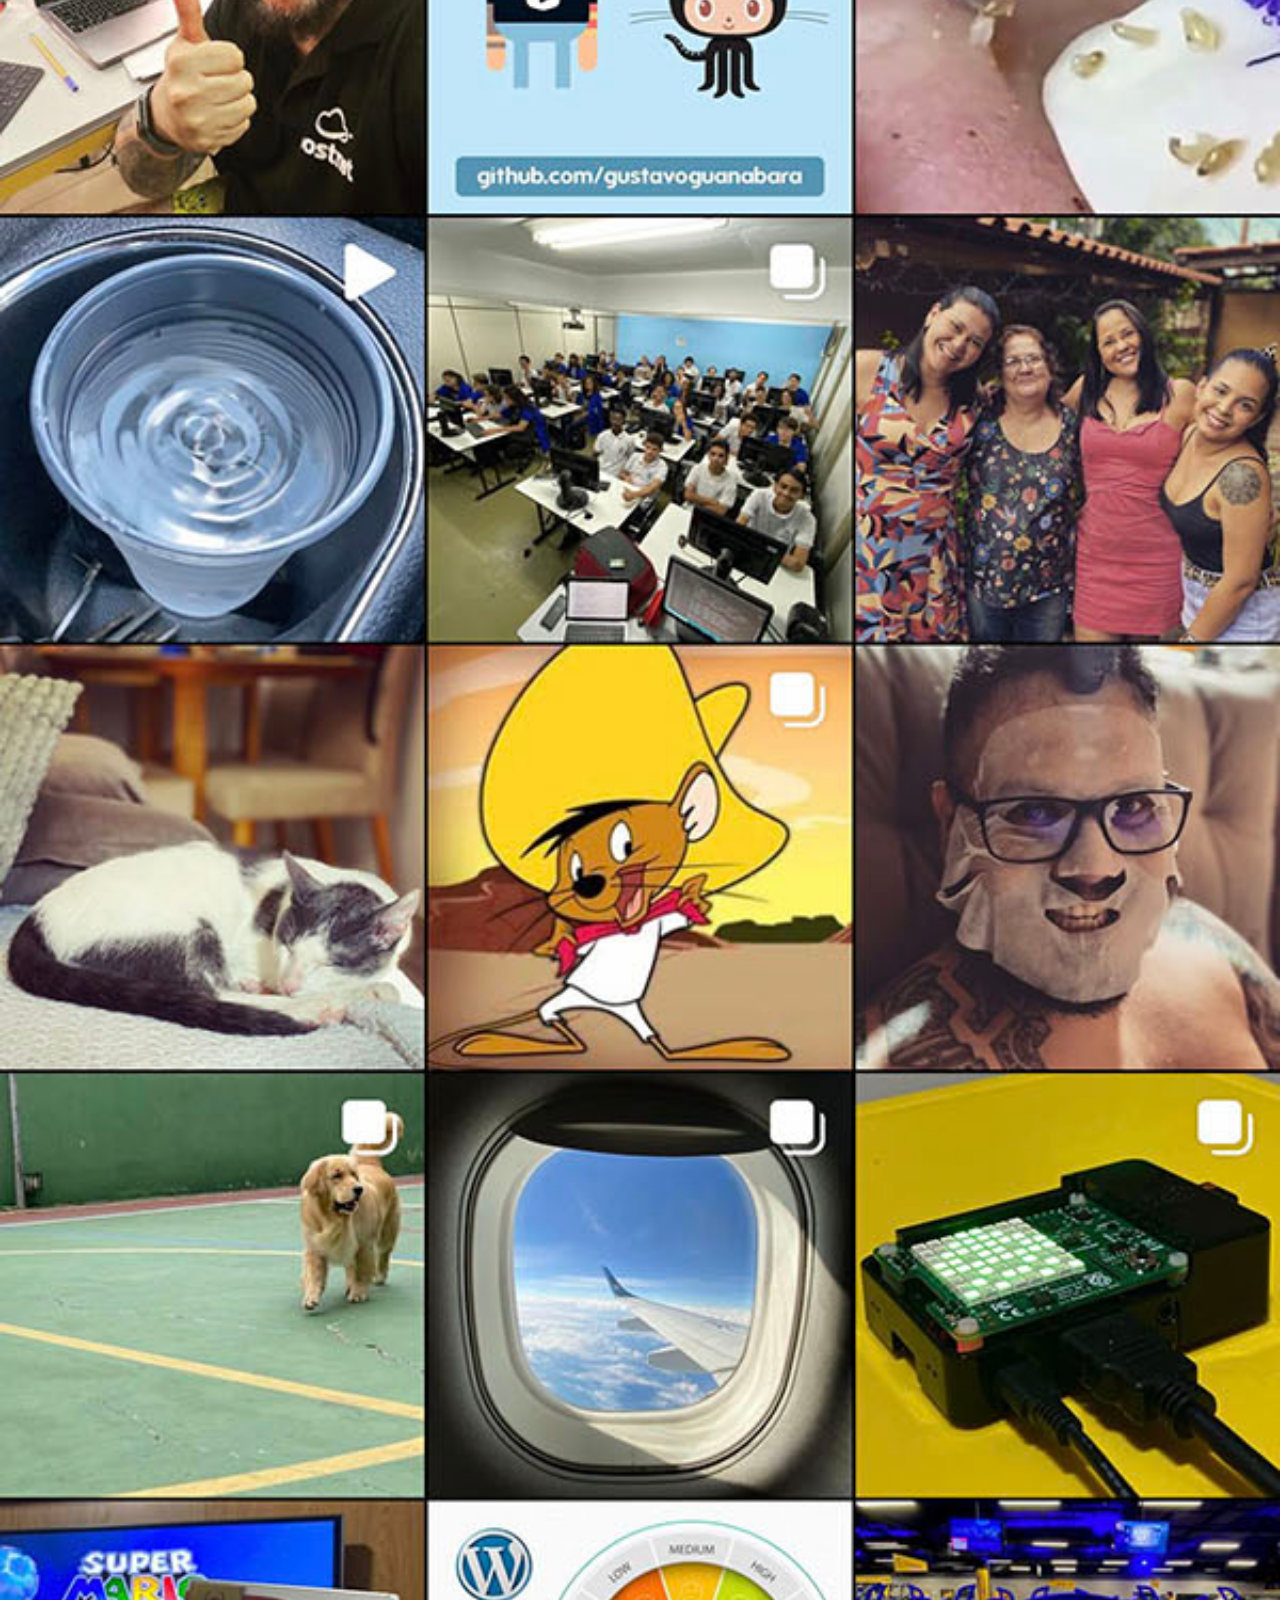
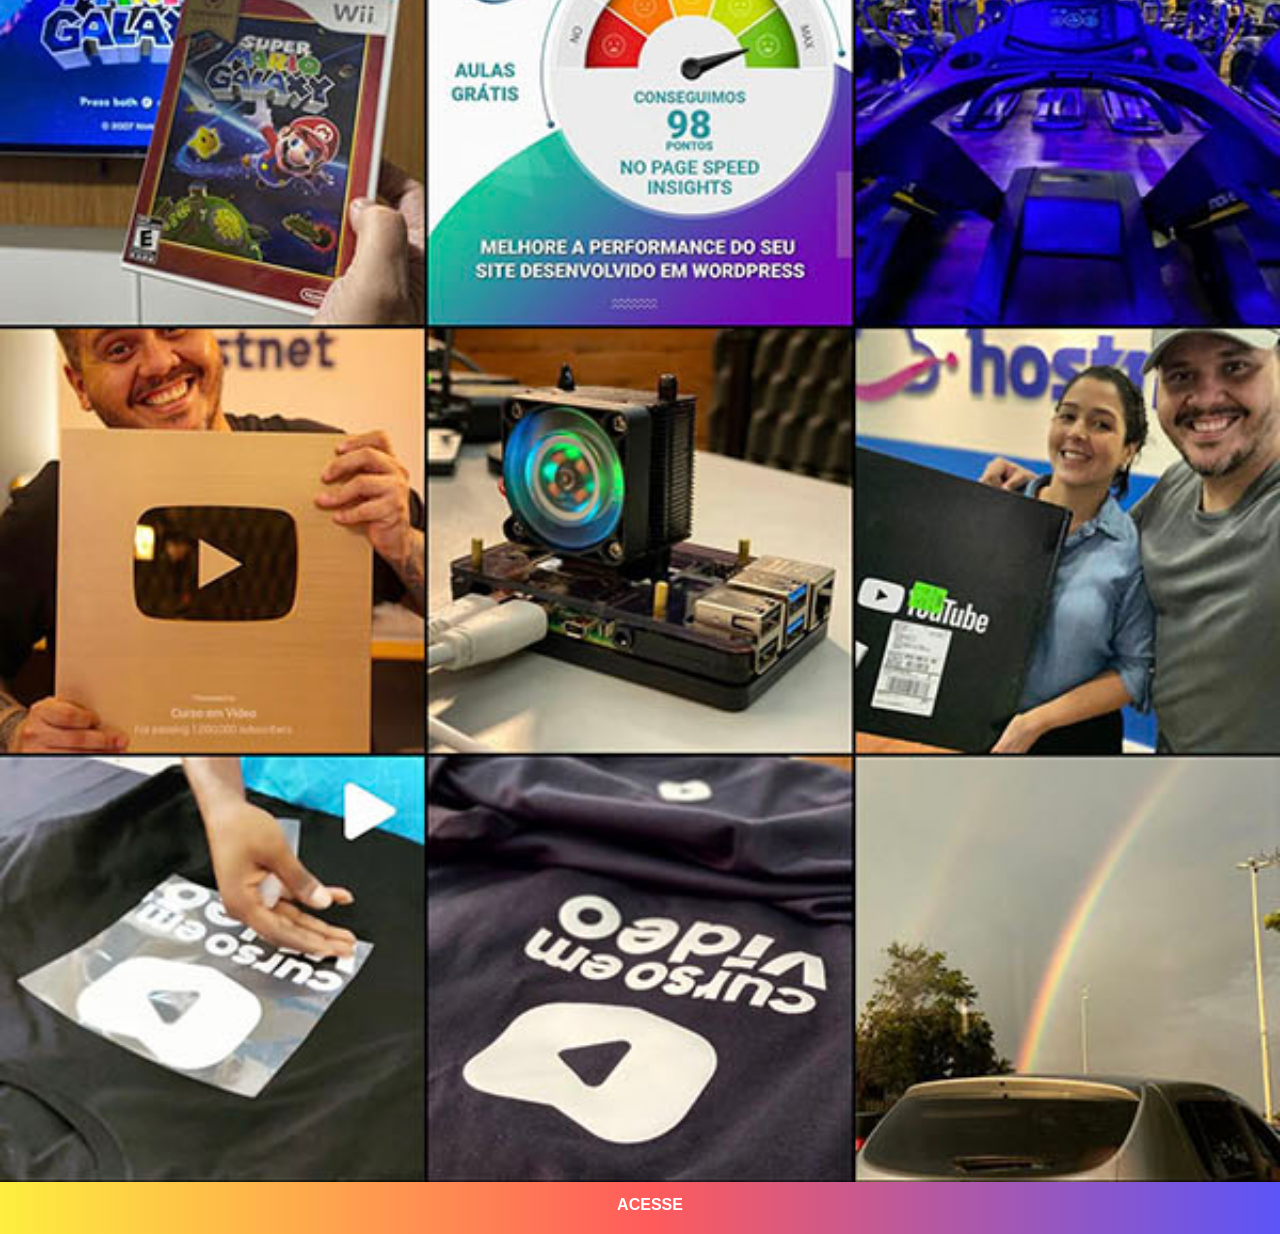
<file: HTML/instagram.html>
<!DOCTYPE html>
<html lang="pt">
<head>
    <meta charset="UTF-8">
    <meta name="viewport" content="width=device-width, initial-scale=1.0">
    <style>
        *{
            margin: 0px;
            padding: 0px;
        }
        ::-webkit-scrollbar{
            width: o;
            height: 0;
        }
        img
        {
            width: 100vw;
        }
        a{
            display: block;
            padding: 20px;
            color: white;
            background-image: linear-gradient(to right, rgba(253, 236, 0, 0.756),
            rgba(255, 0, 0, 0.644), rgba(0, 0, 255, 0.671));
            width: 100vw;
            margin: -10px;
            text-align: center;
            font-weight: bold;
            text-decoration: none;
            font-family: 'Lucida Sans', 'Lucida Sans Regular', 'Lucida Grande', 'Lucida Sans Unicode', Geneva, Verdana, sans-serif;
        }
    </style>
    <title>Instagram</title>
</head>
<body>
    <img src="../imagens/tela-instagram.jpg" alt="Instagram">
    <a href="#" target="_blank" rel="external">ACESSE</a>
    
</body>
</html>
</file>
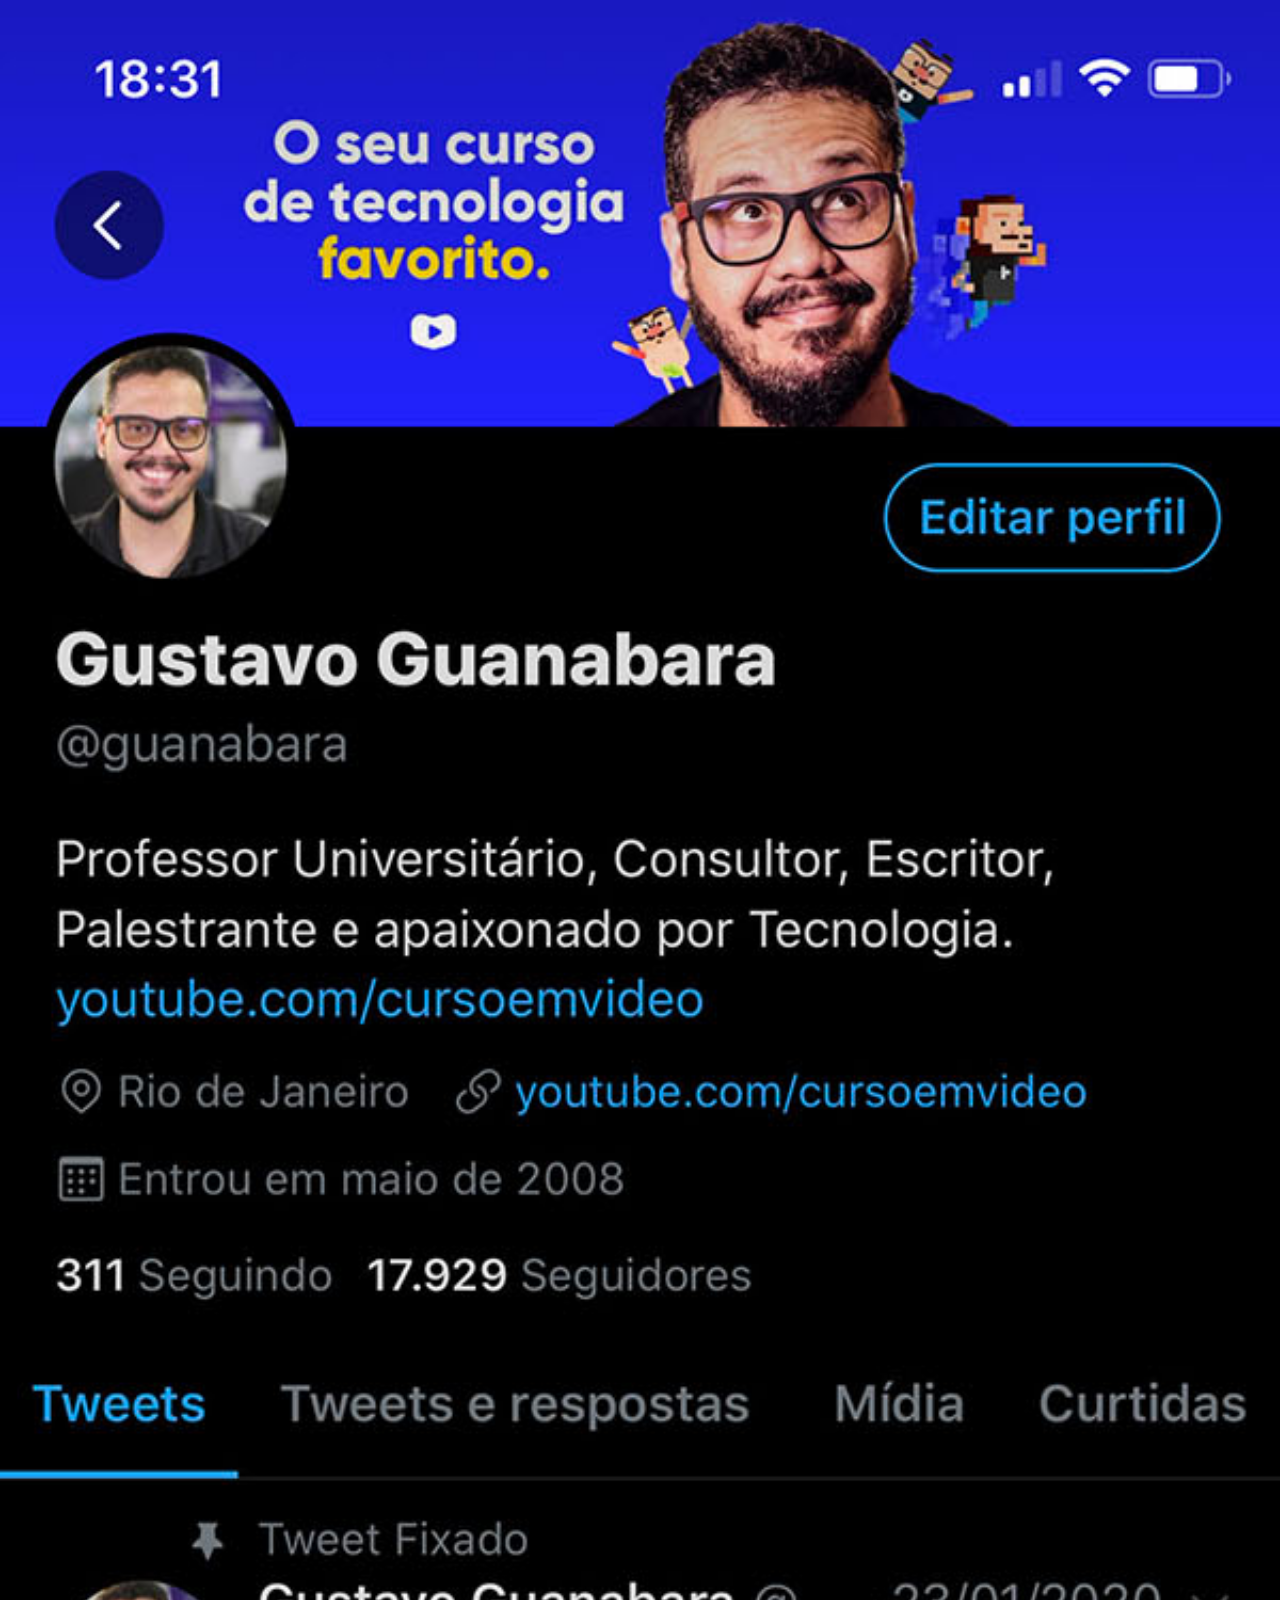
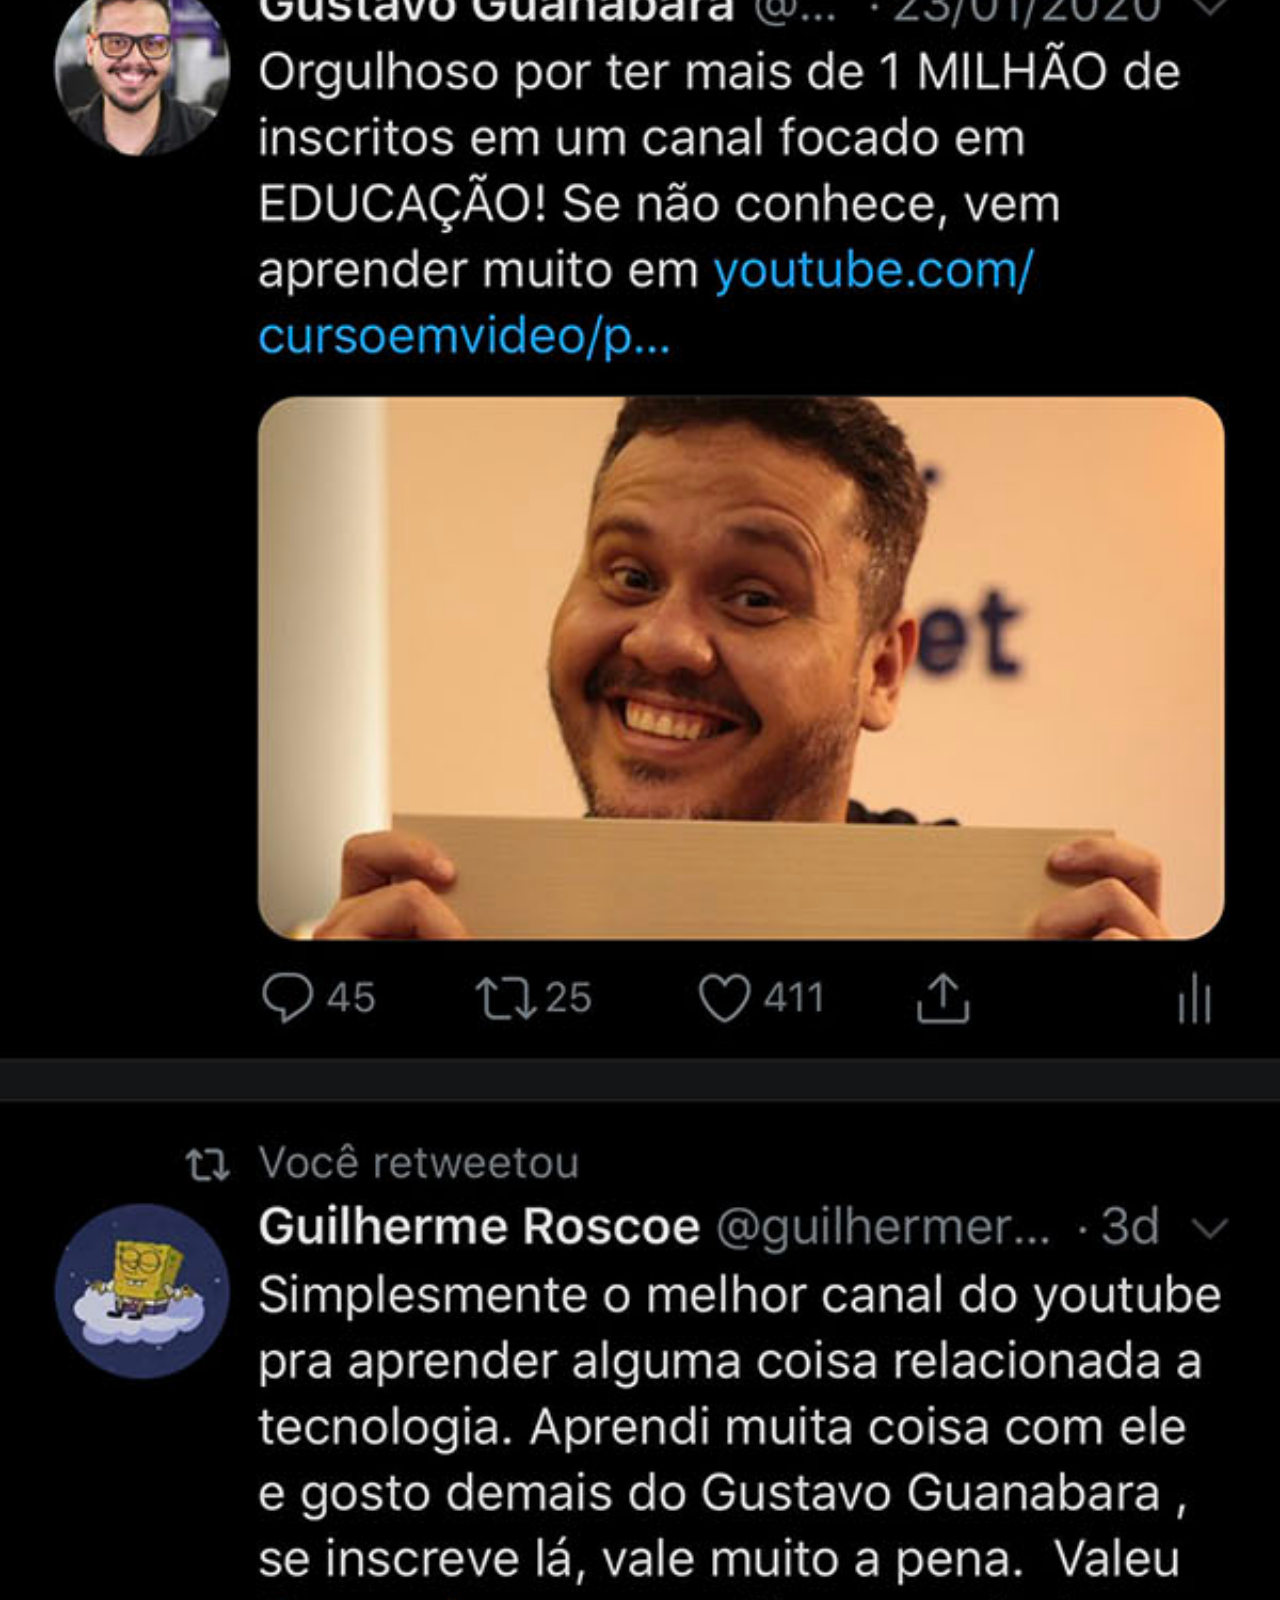
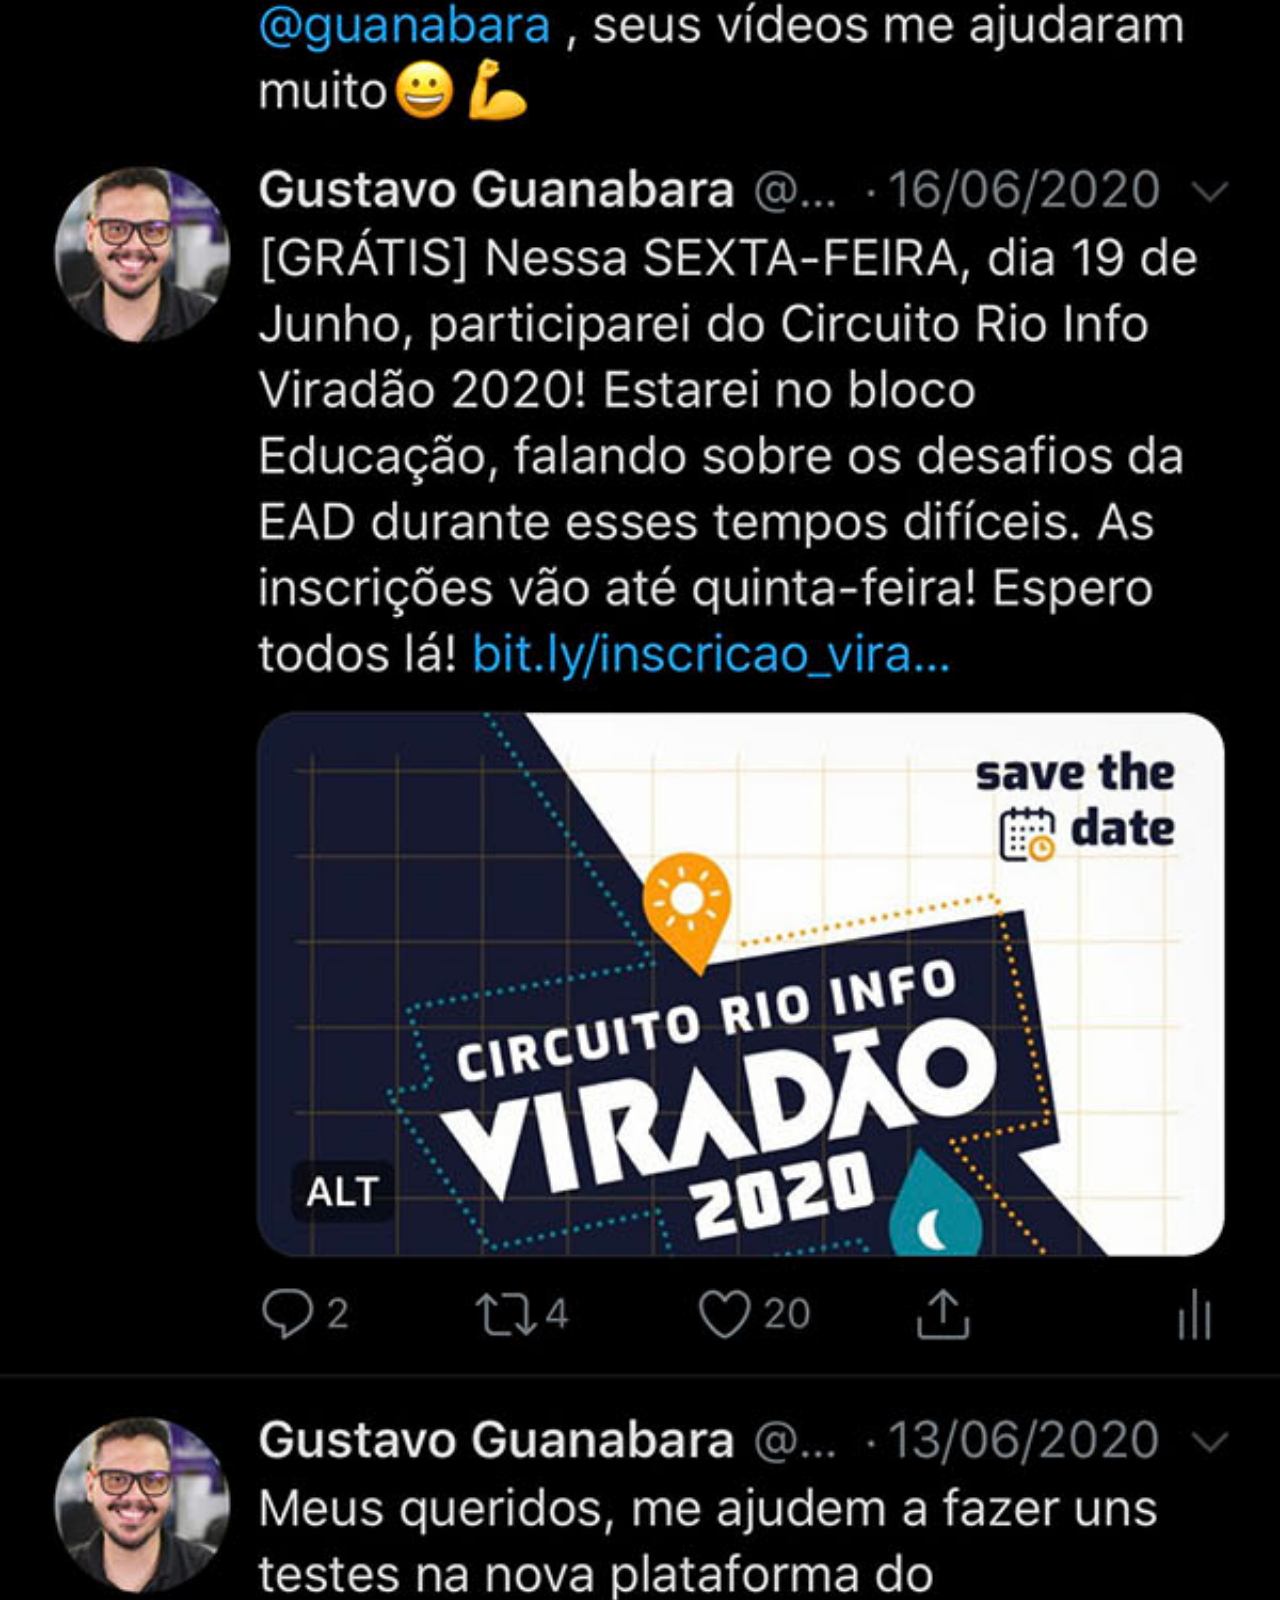
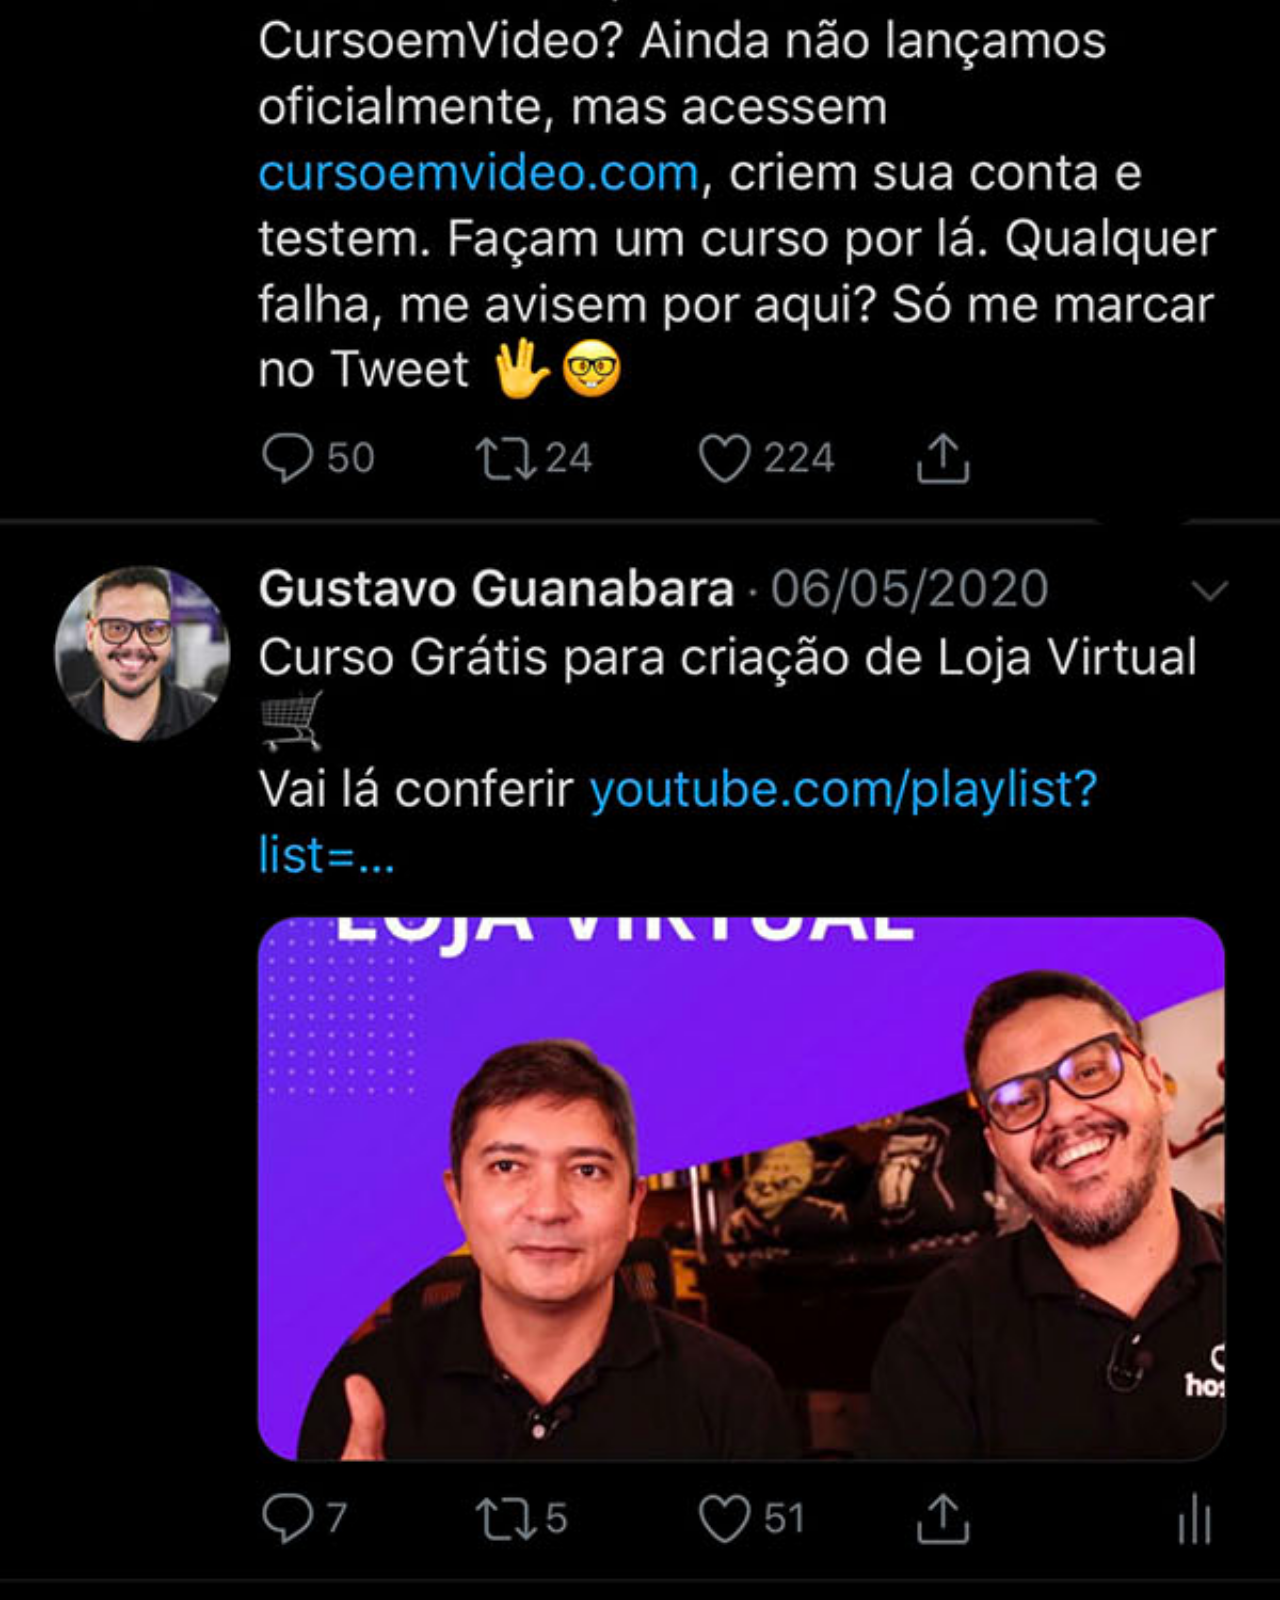
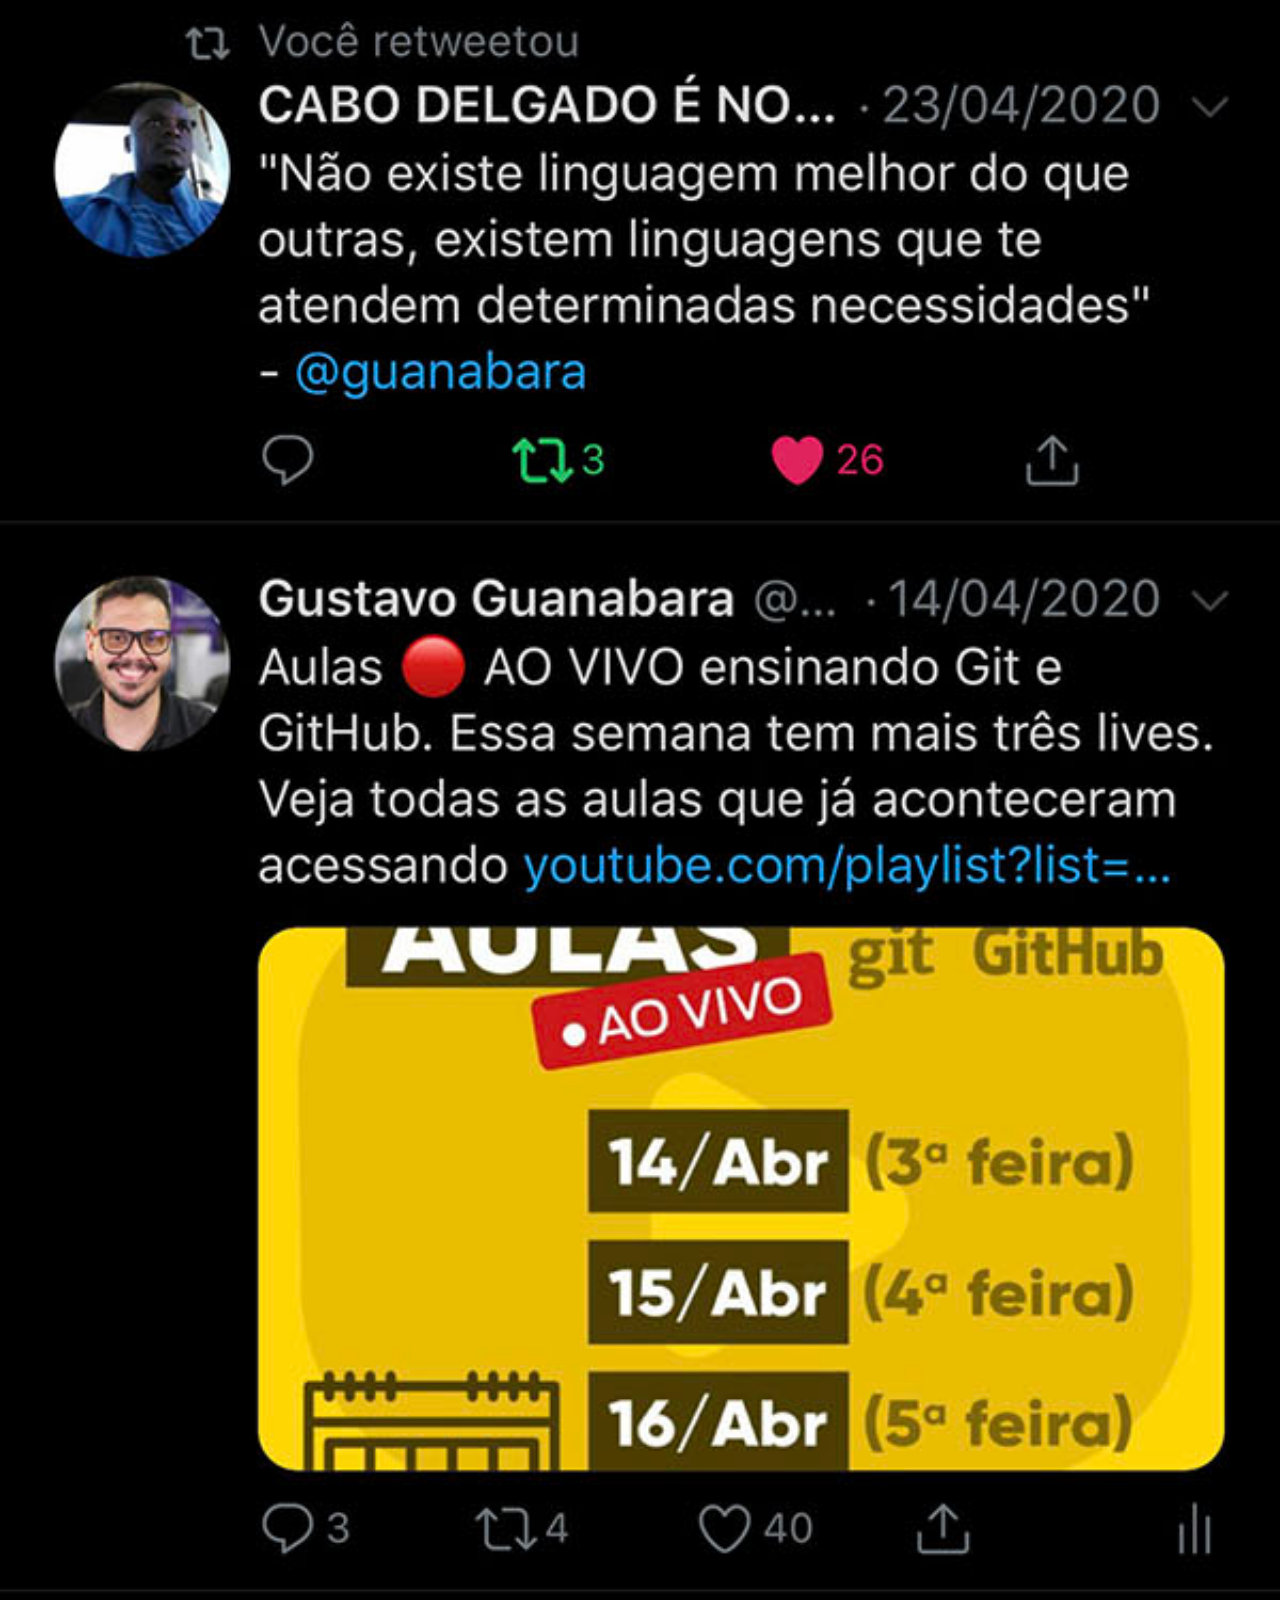
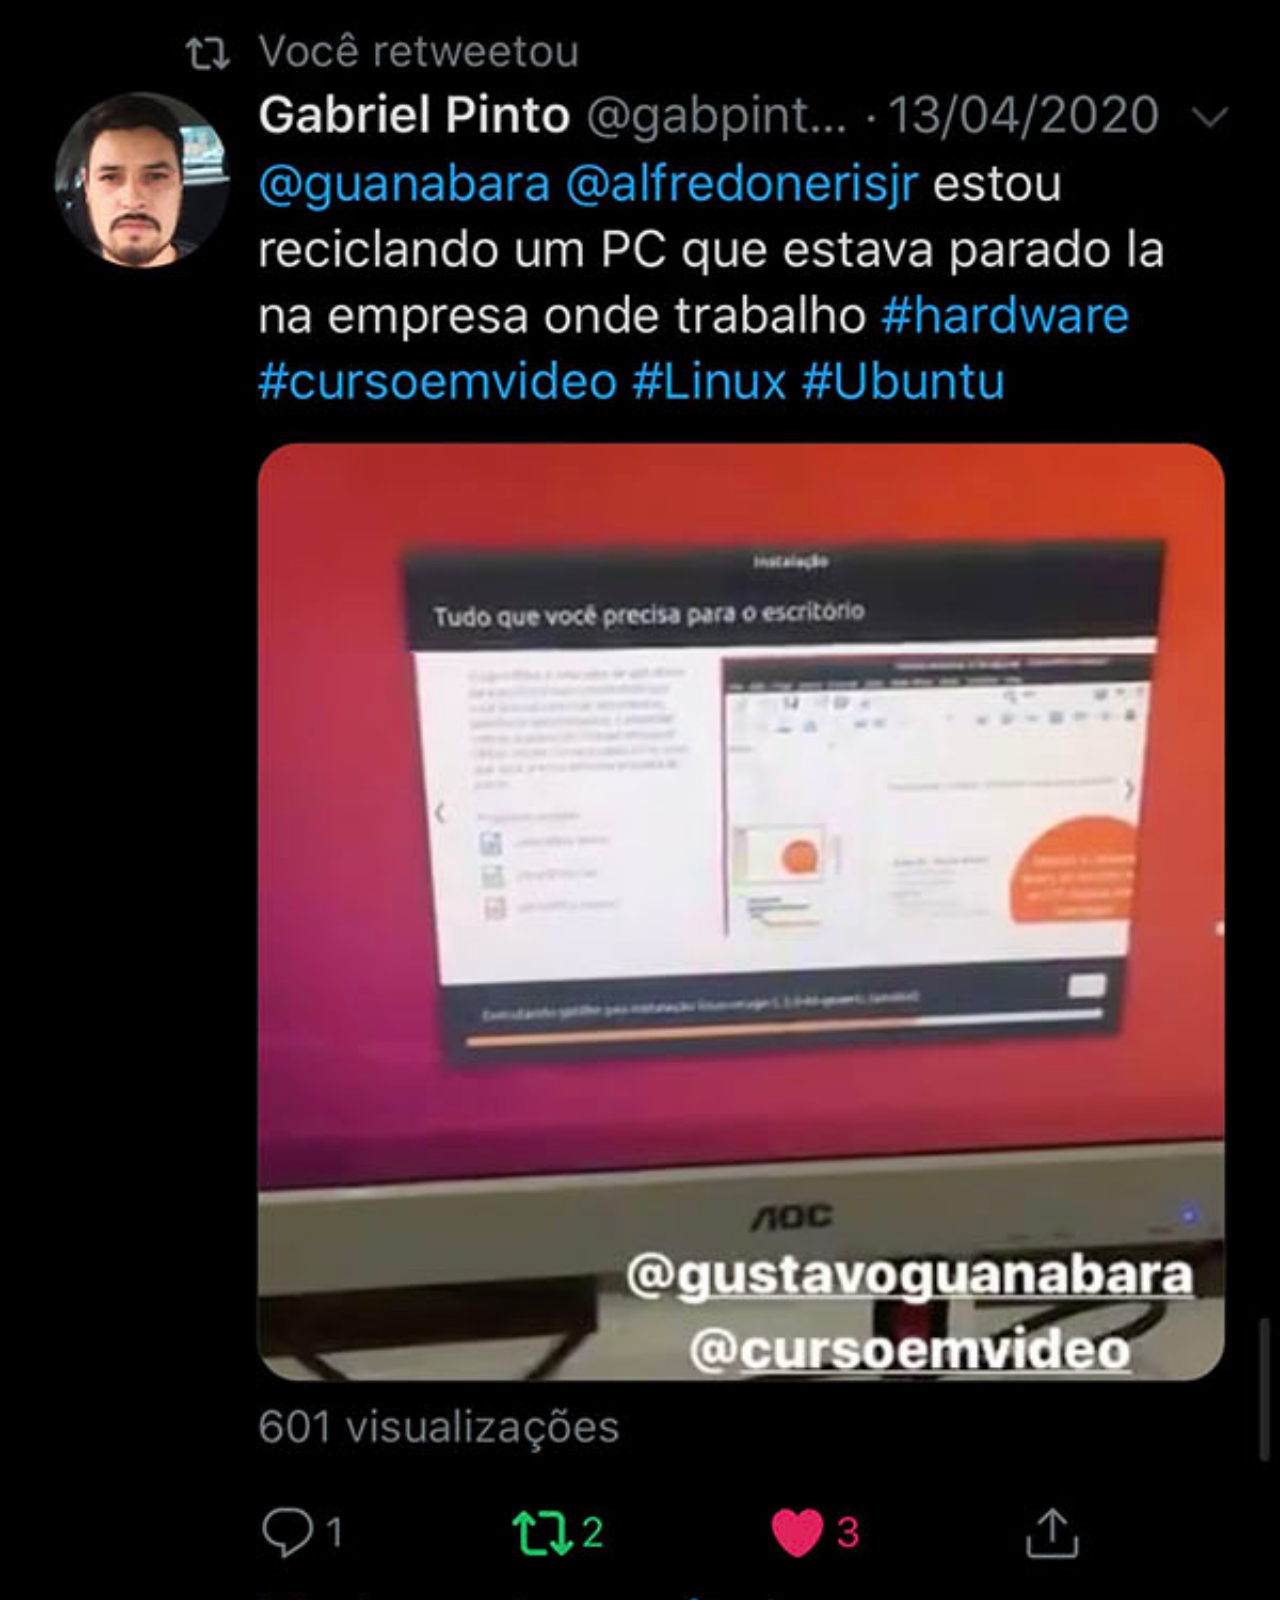
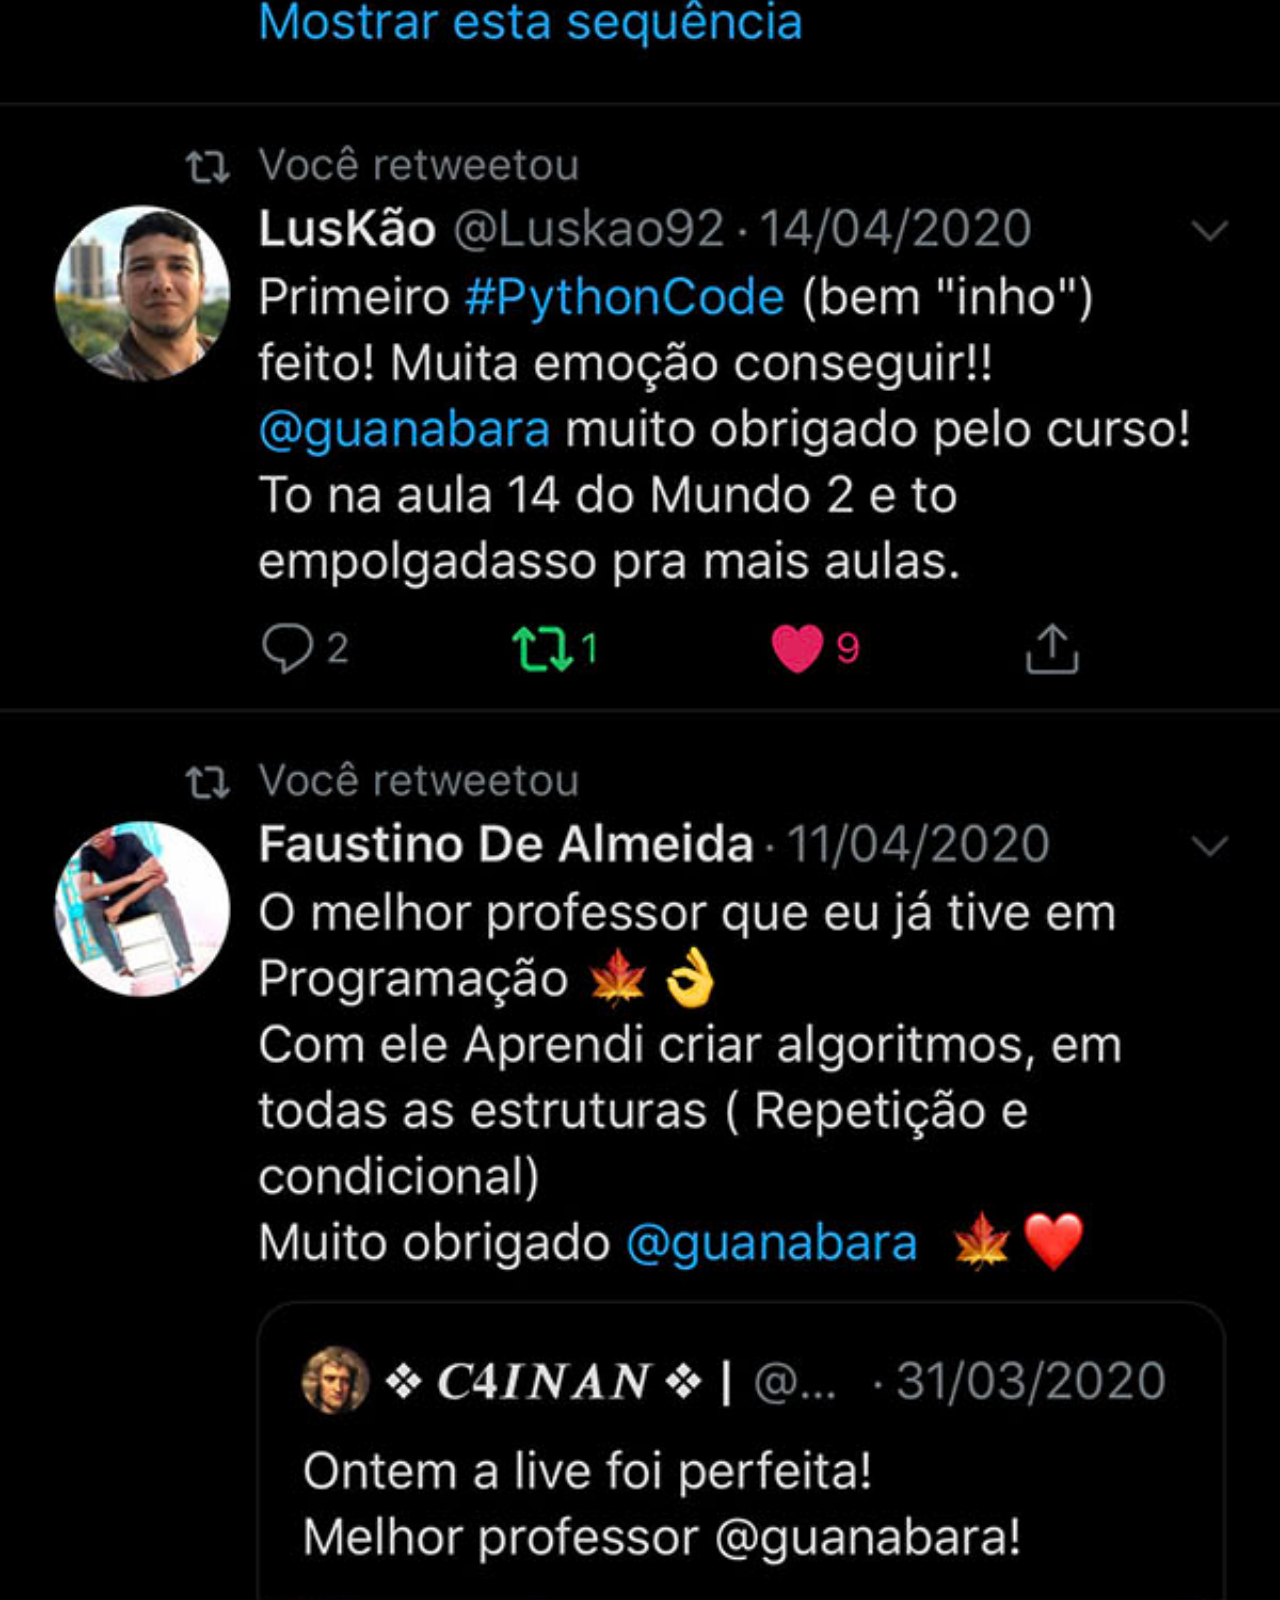
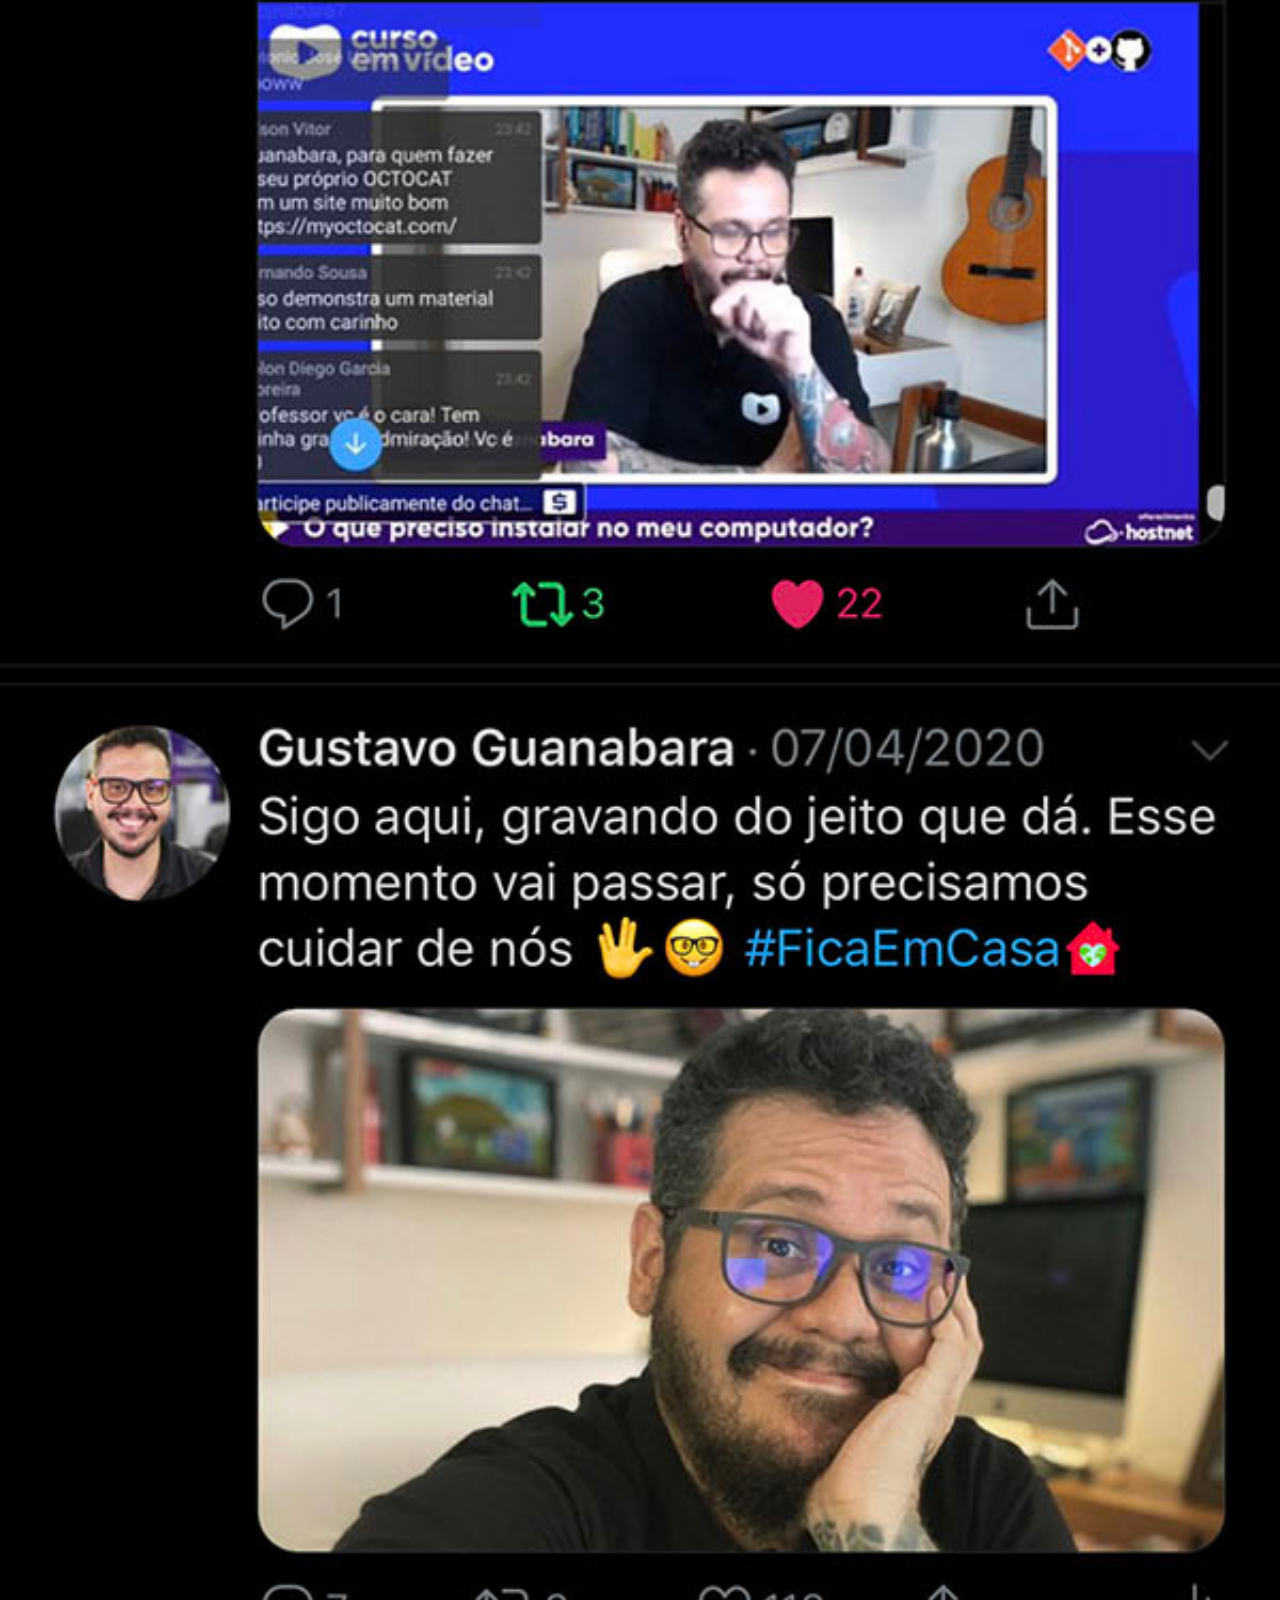
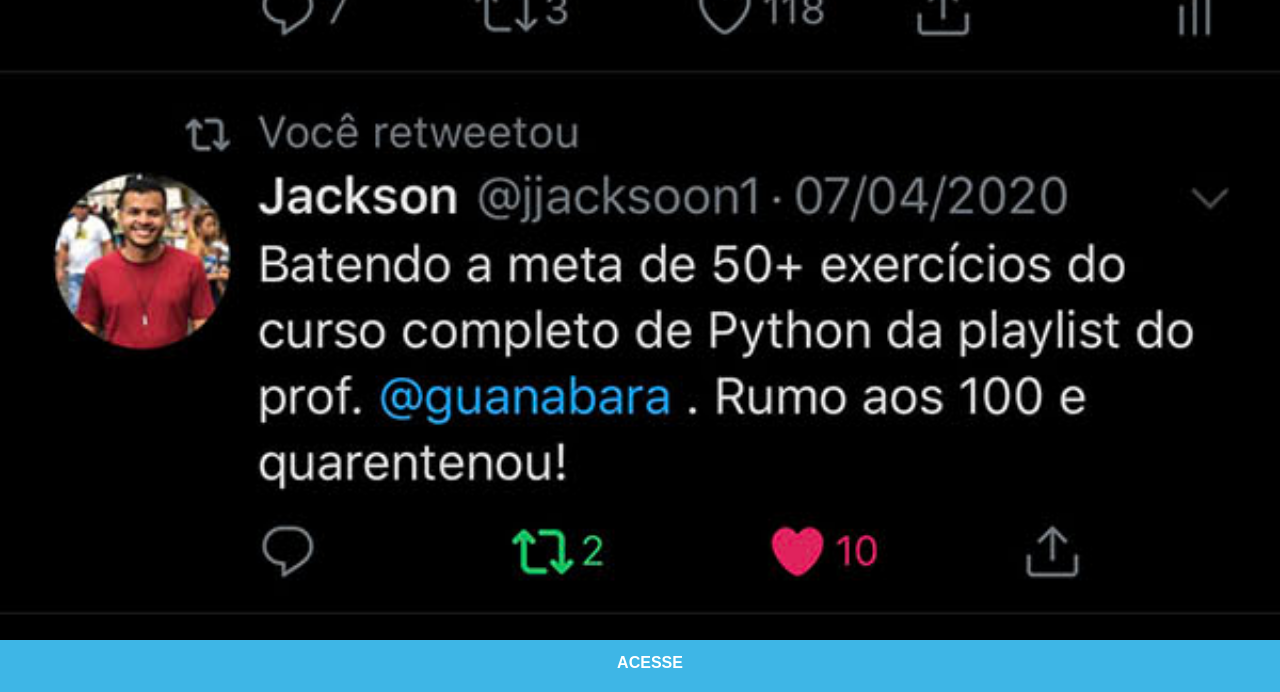
<file: HTML/twitter.html>
<!DOCTYPE html>
<html lang="pt">
<head>
    <meta charset="UTF-8">
    <meta name="viewport" content="width=device-width, initial-scale=1.0">
    <style>
        *{
            margin: 0px;
            padding: 0px;
        }
        ::-webkit-scrollbar{
            width: o;
            height: 0;
        }
        img
        {
            width: 100vw;
        }
        a{
            display: block;
            padding: 20px;
            color: white;
            background-color: rgb(62, 182, 230);
            width: 100vw;
            margin: -10px;
            text-align: center;
            font-weight: bold;
            text-decoration: none;
            font-family: 'Lucida Sans', 'Lucida Sans Regular', 'Lucida Grande', 'Lucida Sans Unicode', Geneva, Verdana, sans-serif;
        }
    </style>
    <title>Twitter</title>
</head>
<body>
    <img src="../imagens/tela-twitter.jpg" alt="Twitter">
    <a href="#" target="_blank" rel="external">ACESSE</a>
    
</body>
</html>
</file>
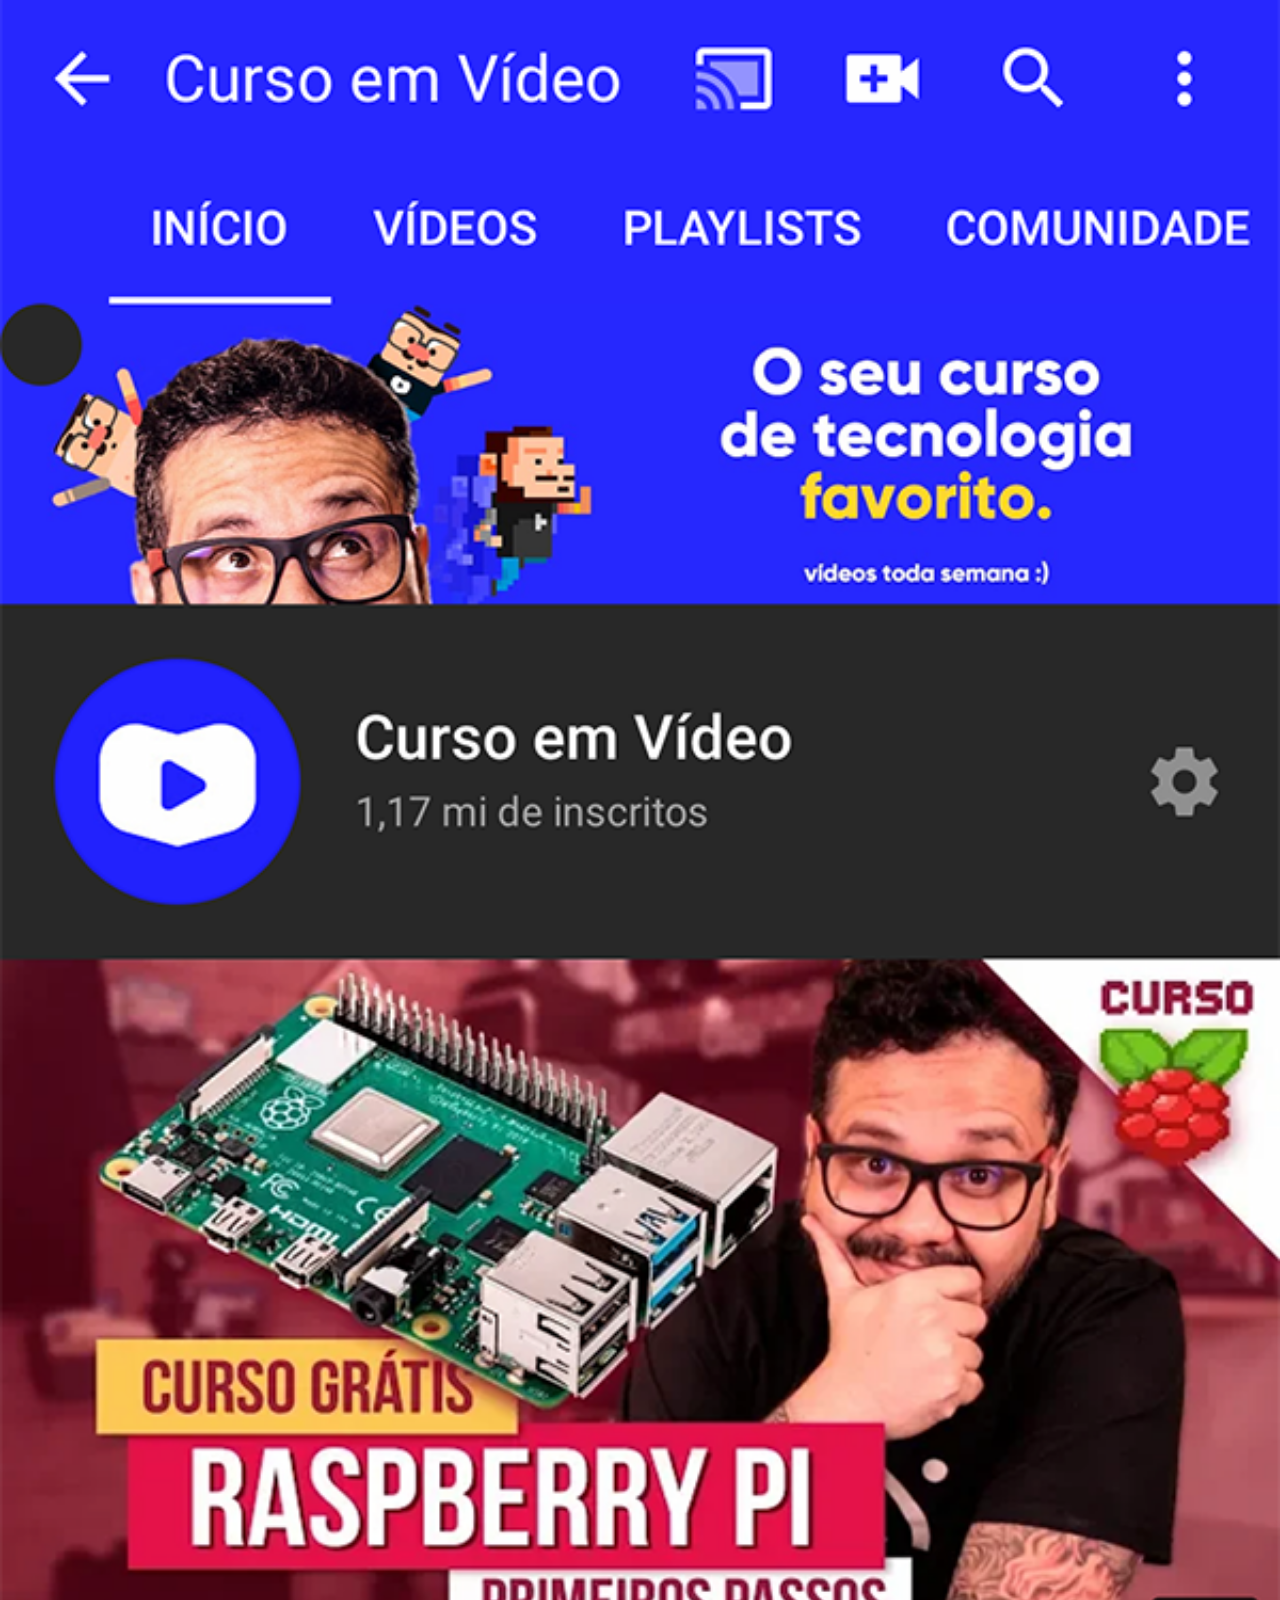
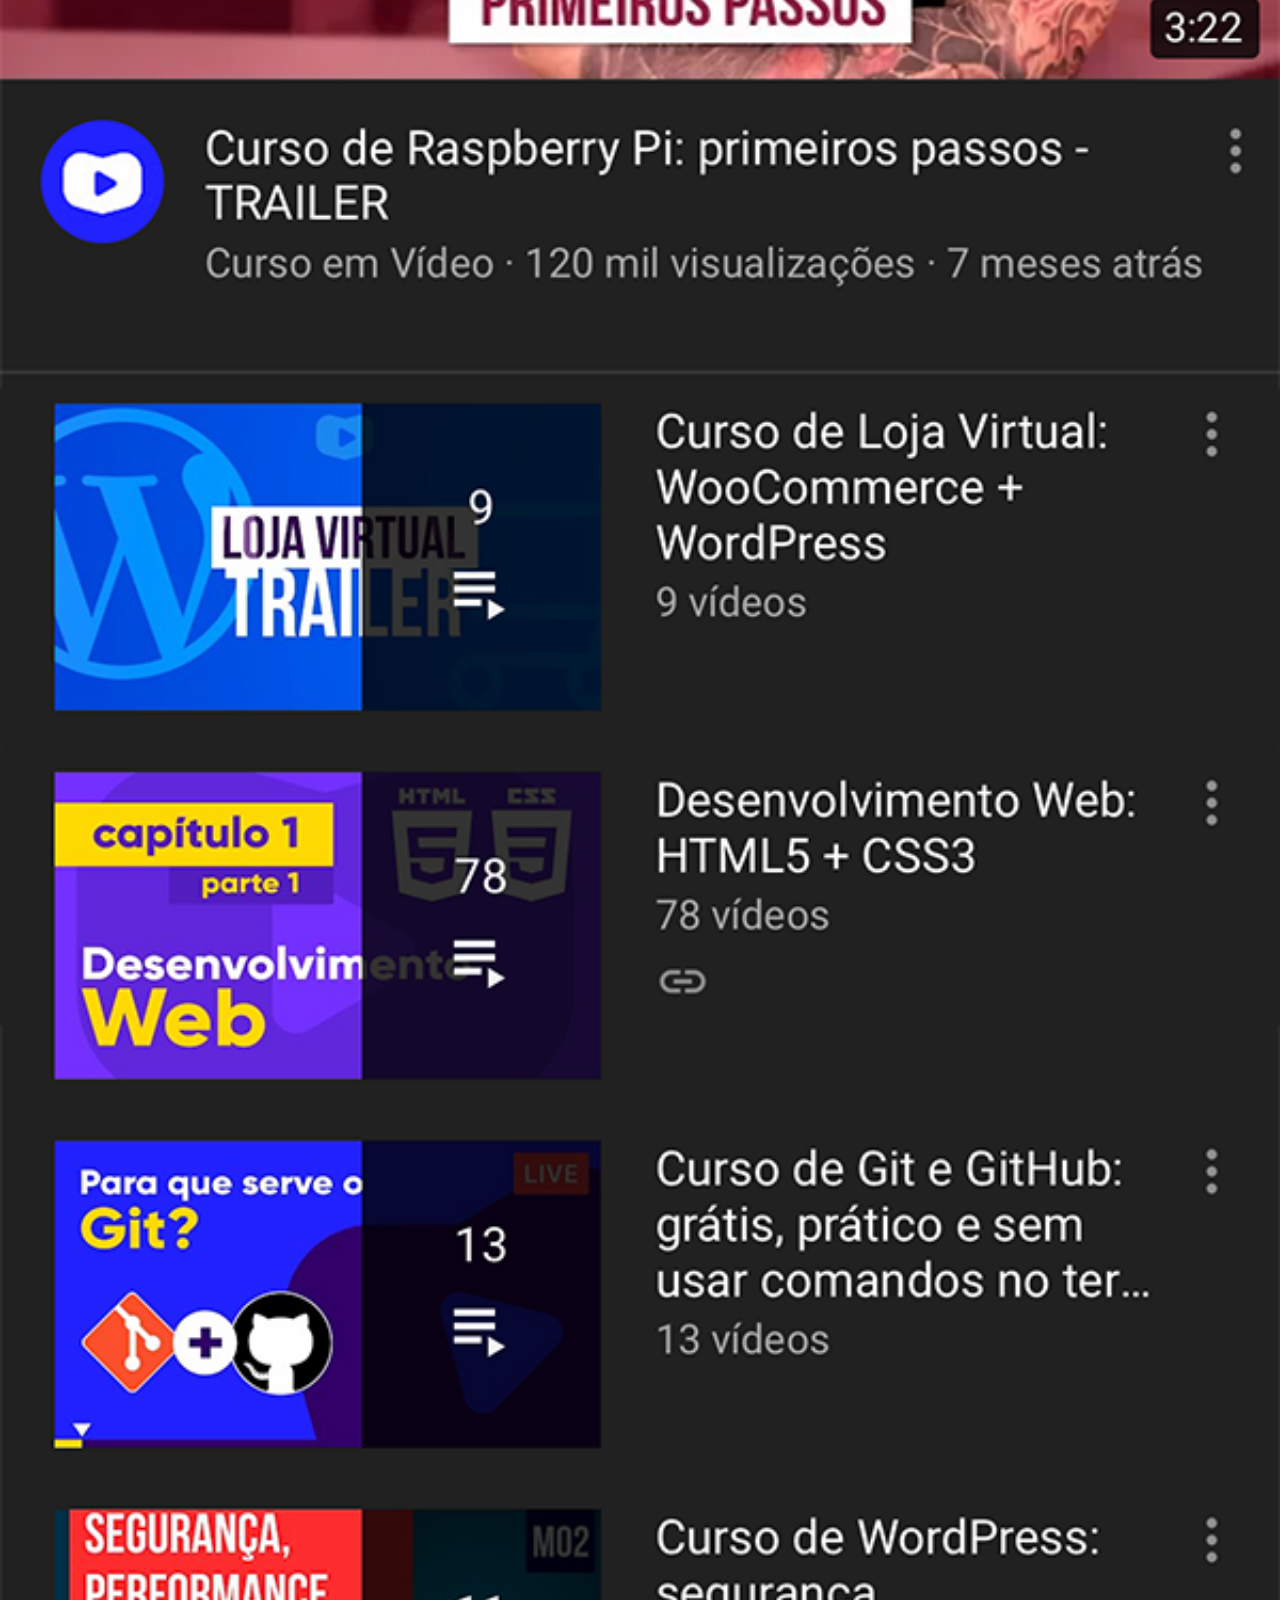
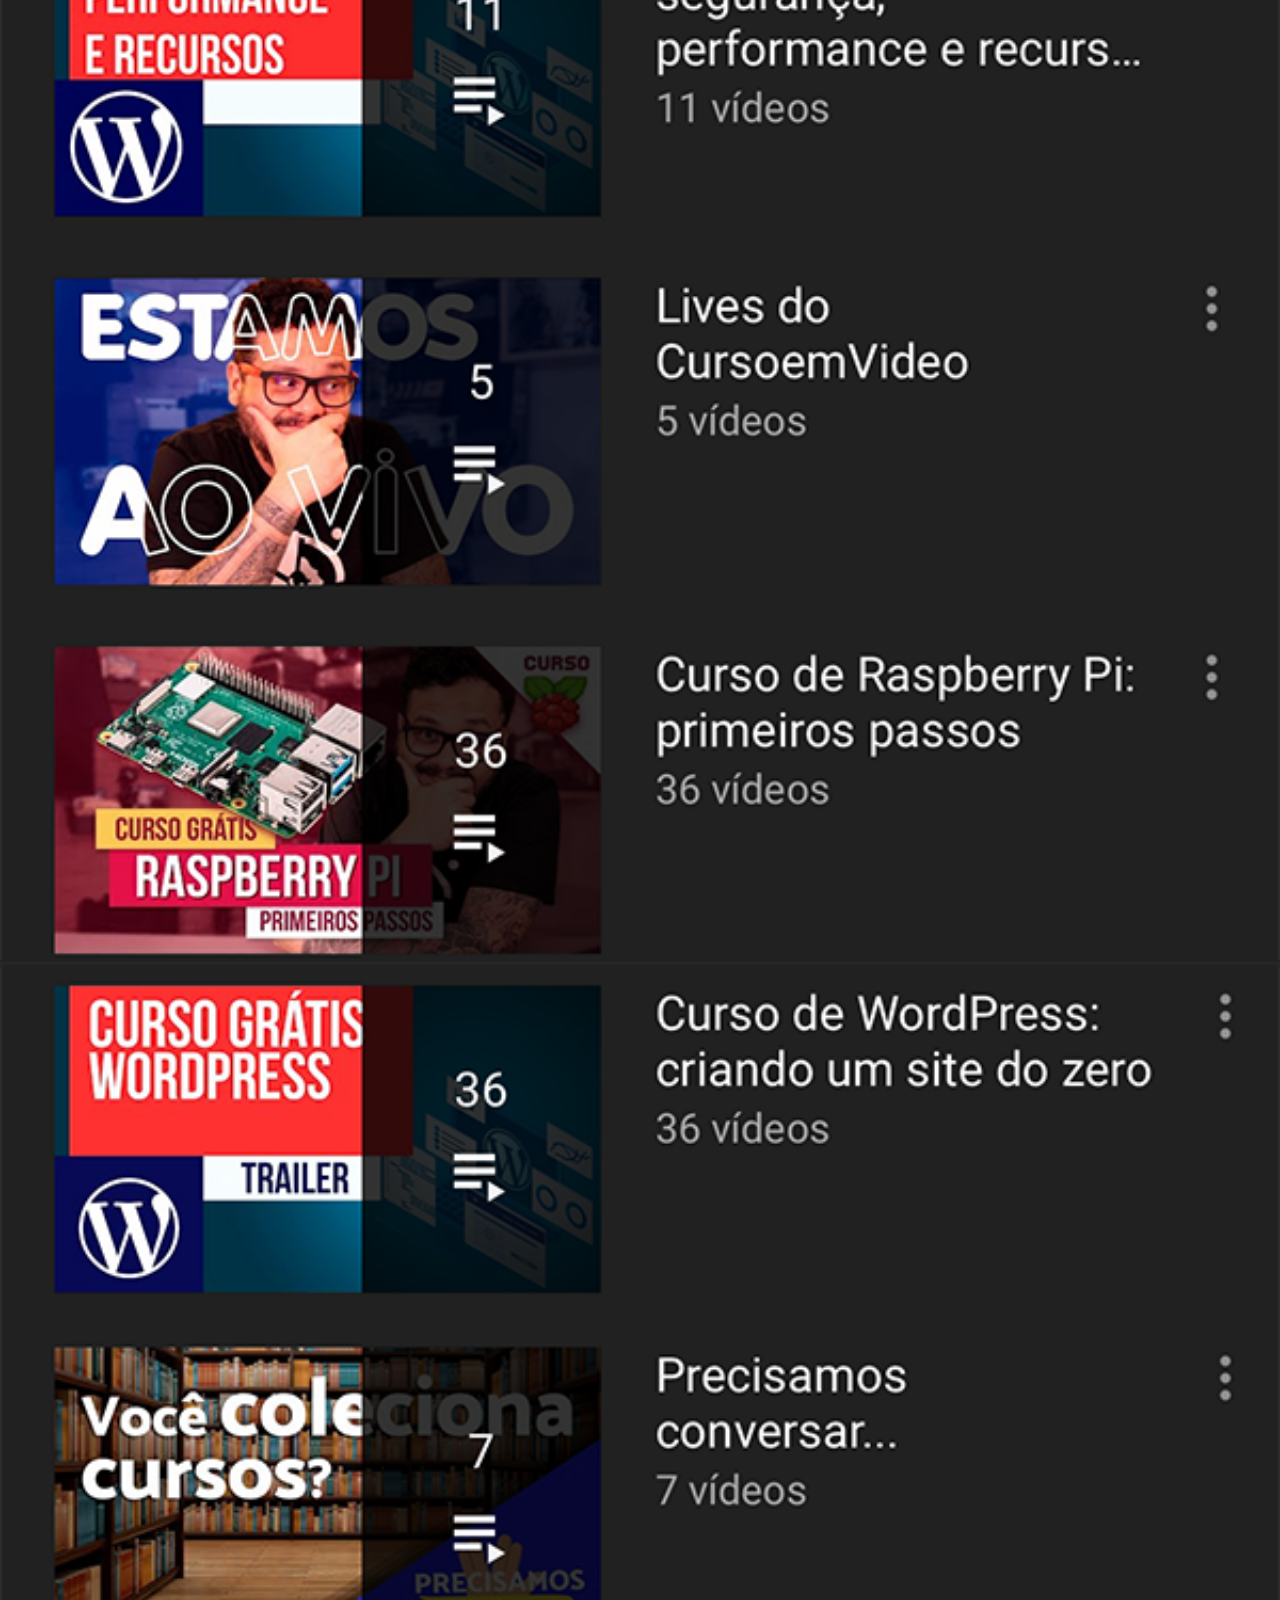
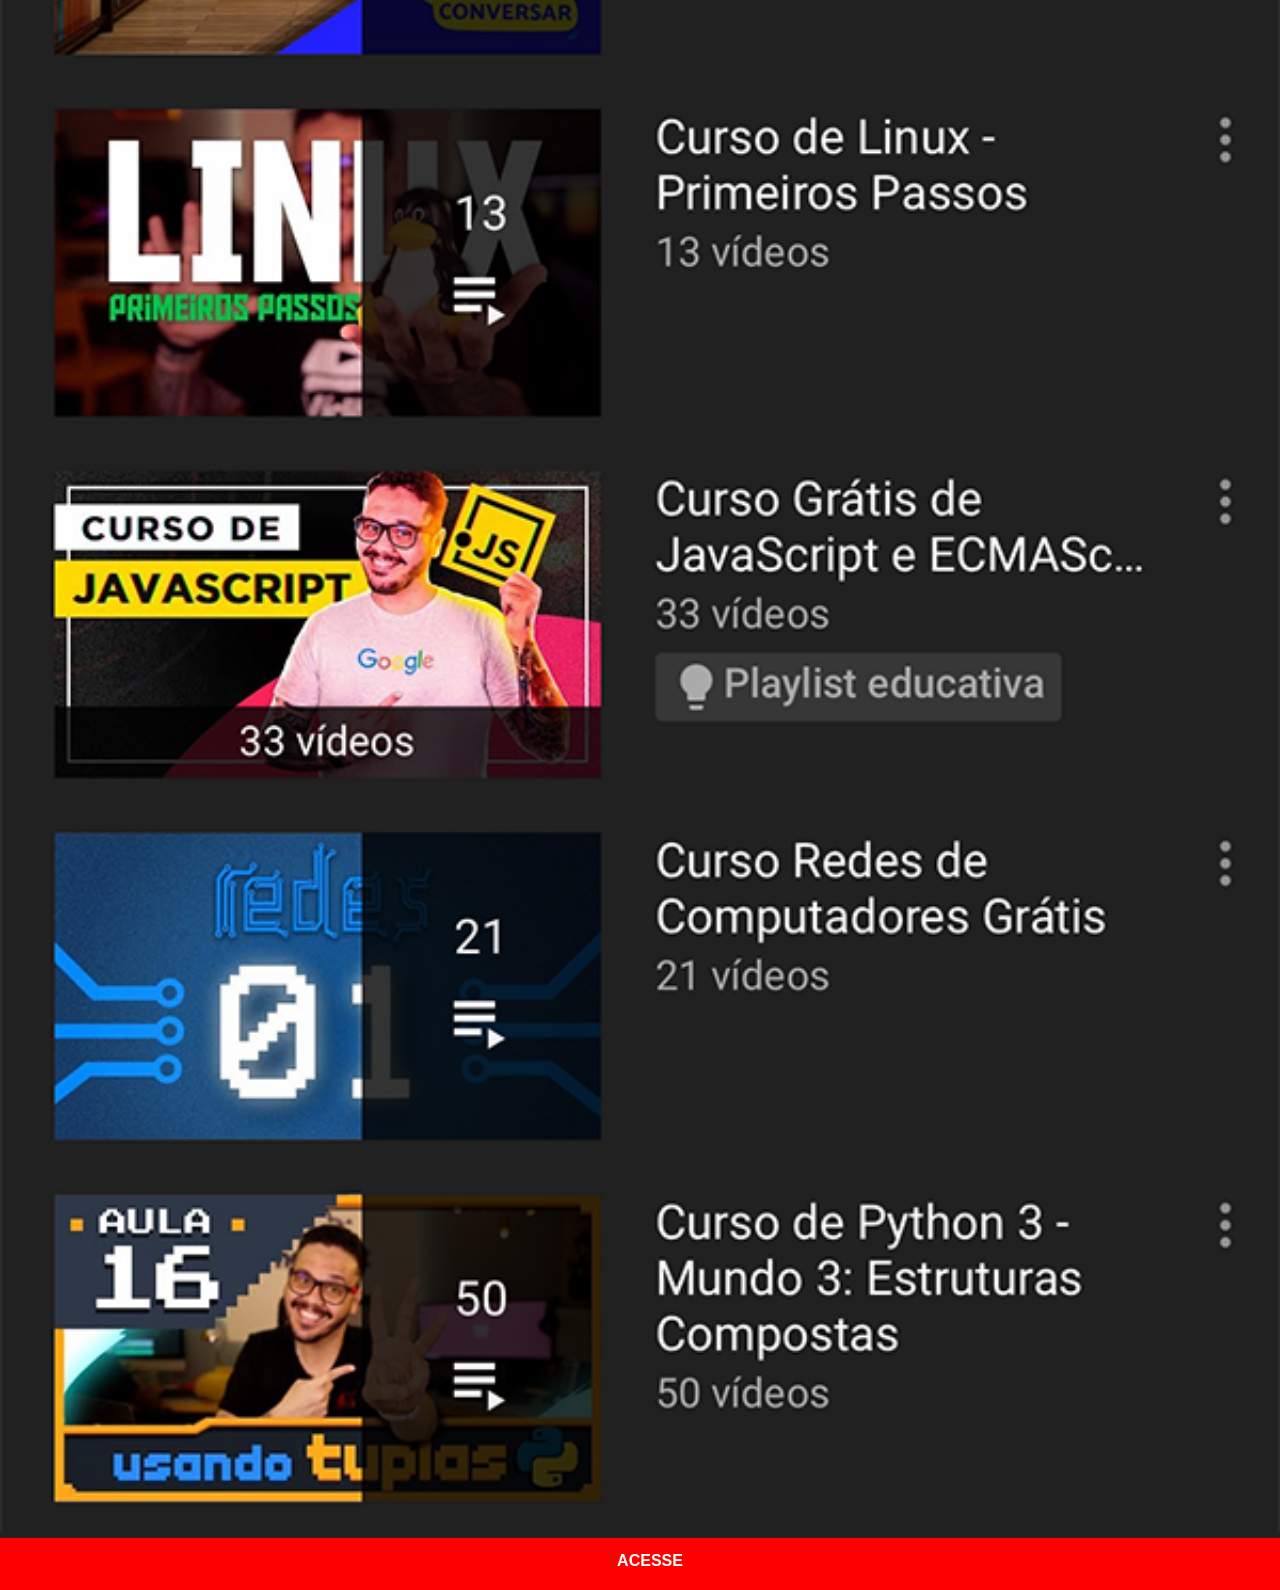
<file: HTML/youtube.html>
<!DOCTYPE html>
<html lang="pt">
<head>
    <meta charset="UTF-8">
    <meta name="viewport" content="width=device-width, initial-scale=1.0">
    <style>
        *{
            margin: 0px;
            padding: 0px;
        }
        ::-webkit-scrollbar{
            width: o;
            height: 0;
        }
        img
        {
            width: 100vw;
        }
        a{
            display: block;
            padding: 20px;
            color: white;
            background-color: red;
            width: 100vw;
            margin: -10px;
            text-align: center;
            font-weight: bold;
            text-decoration: none;
            font-family: 'Lucida Sans', 'Lucida Sans Regular', 'Lucida Grande', 'Lucida Sans Unicode', Geneva, Verdana, sans-serif;
        }
    </style>
    <title>Youtube</title>
</head>
<body>
    <img src="../imagens/tela-youtube.png" alt="Youtube">
    <a href="#" target="_blank" rel="external">ACESSE</a>
    
</body>
</html>
</file>
<file: Style/style.css>
@charset "UTF-8";

*{
    margin: 0px;
    padding: 0px;
}
html, body
{
    height: 100vh;
    width: 100vw;
    background-color: black;
}
body
{
    position: absolute;
    top: -1px;
    right: -10px;
    background: url("../imagens/fundo-madeira.jpg") ;
    background-repeat: no-repeat;
    background-size: cover;
    background-attachment: fixed;
    background-position: left center;
  

}
main 
{
    height: 100vh;
    position: relative;
}

#fone
{
    background-image: url("../imagens/frame-iphone.png");
    background-repeat: no-repeat;
    position: absolute;
    top: 50%;
    left: 50%;
    transform: translate(-50%, -50%);
    height: 627px;
    width: 311px;
}
iframe#tela
{
    position: relative;
    top: 75px;
    left: 19px;
    width: 282px;
    height: 475px;
}

.menu
{
    display: block;
    width: 50px;
    height: 50px;
    margin: 10px;
    border-radius: 50% 50%;
    box-shadow: 2px 2px 5px black;
    text-align: right;
}
.menu:hover
{
    border: 1px solid rgb(255, 254, 254);
    transform: translate(2px, 2px);
    box-shadow: 5px 5px 10px black;
    transition: transform 4s, border 1s;
}
</file>
